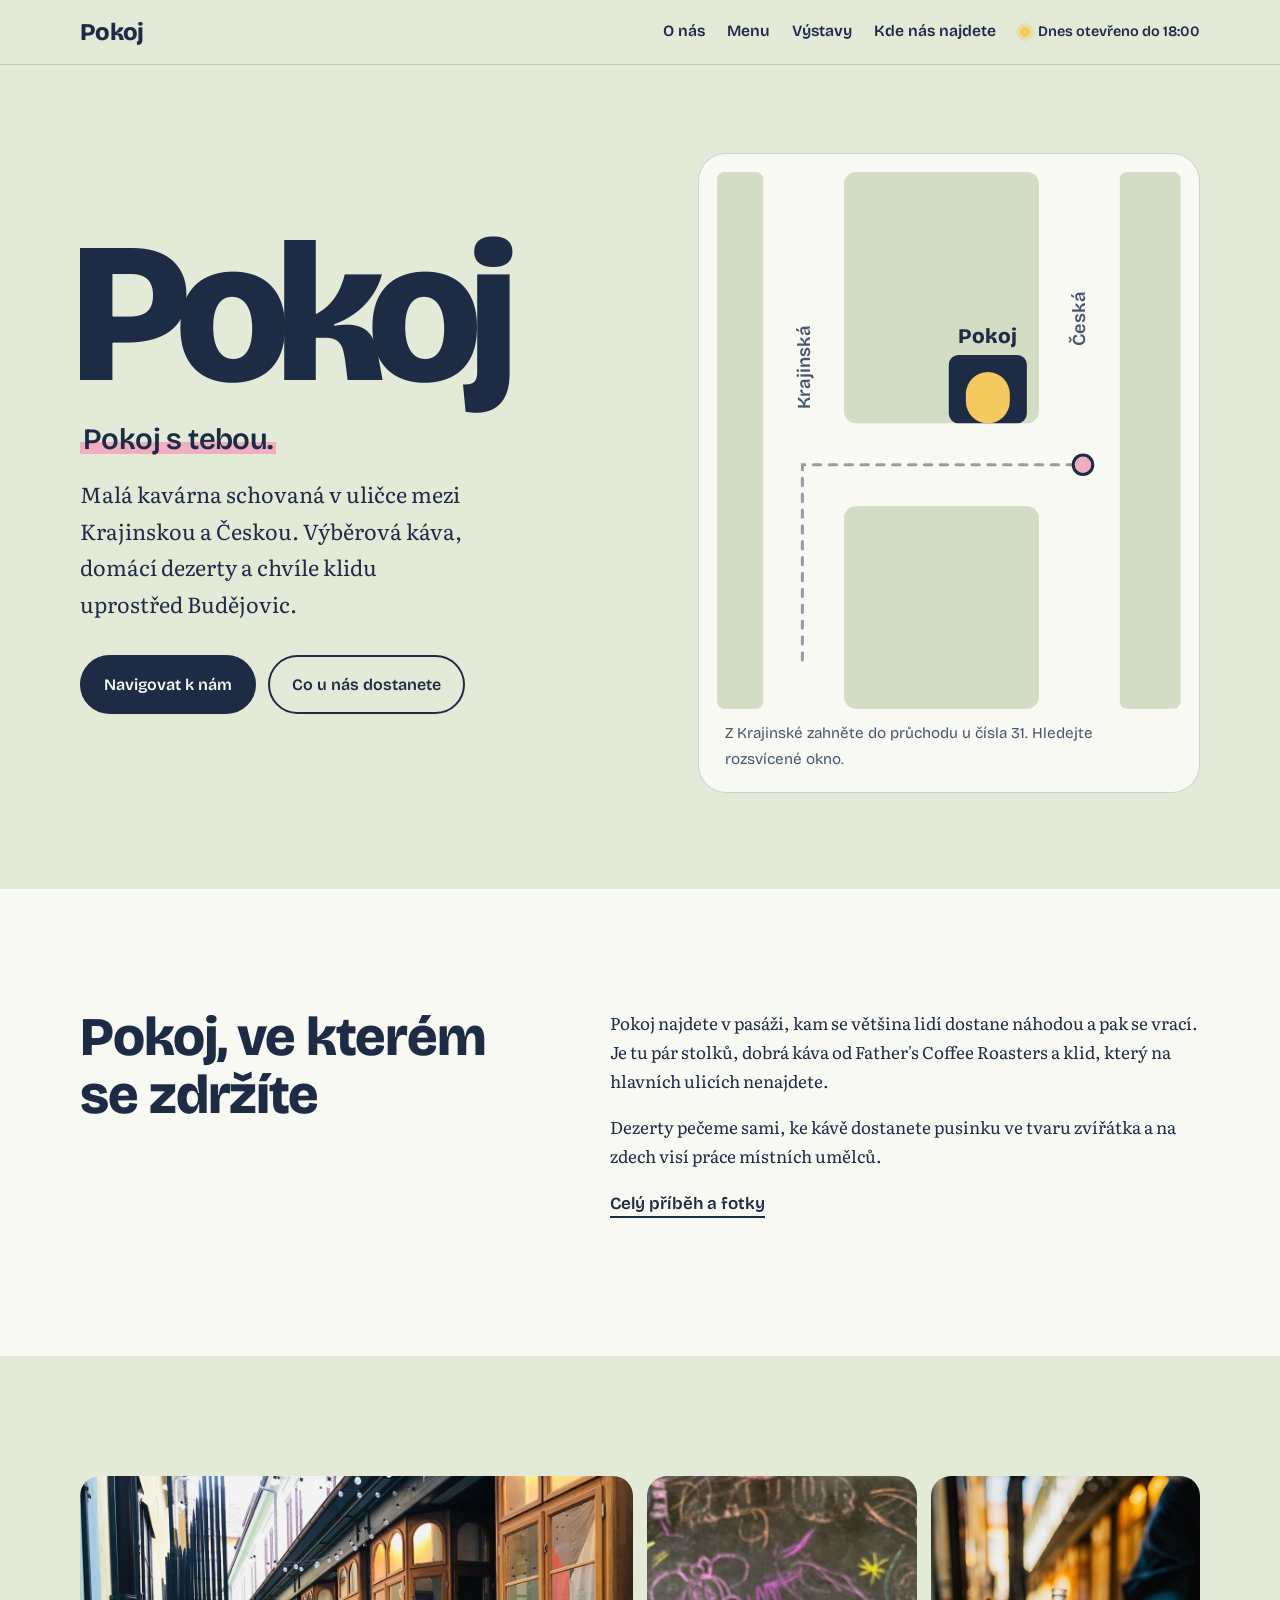
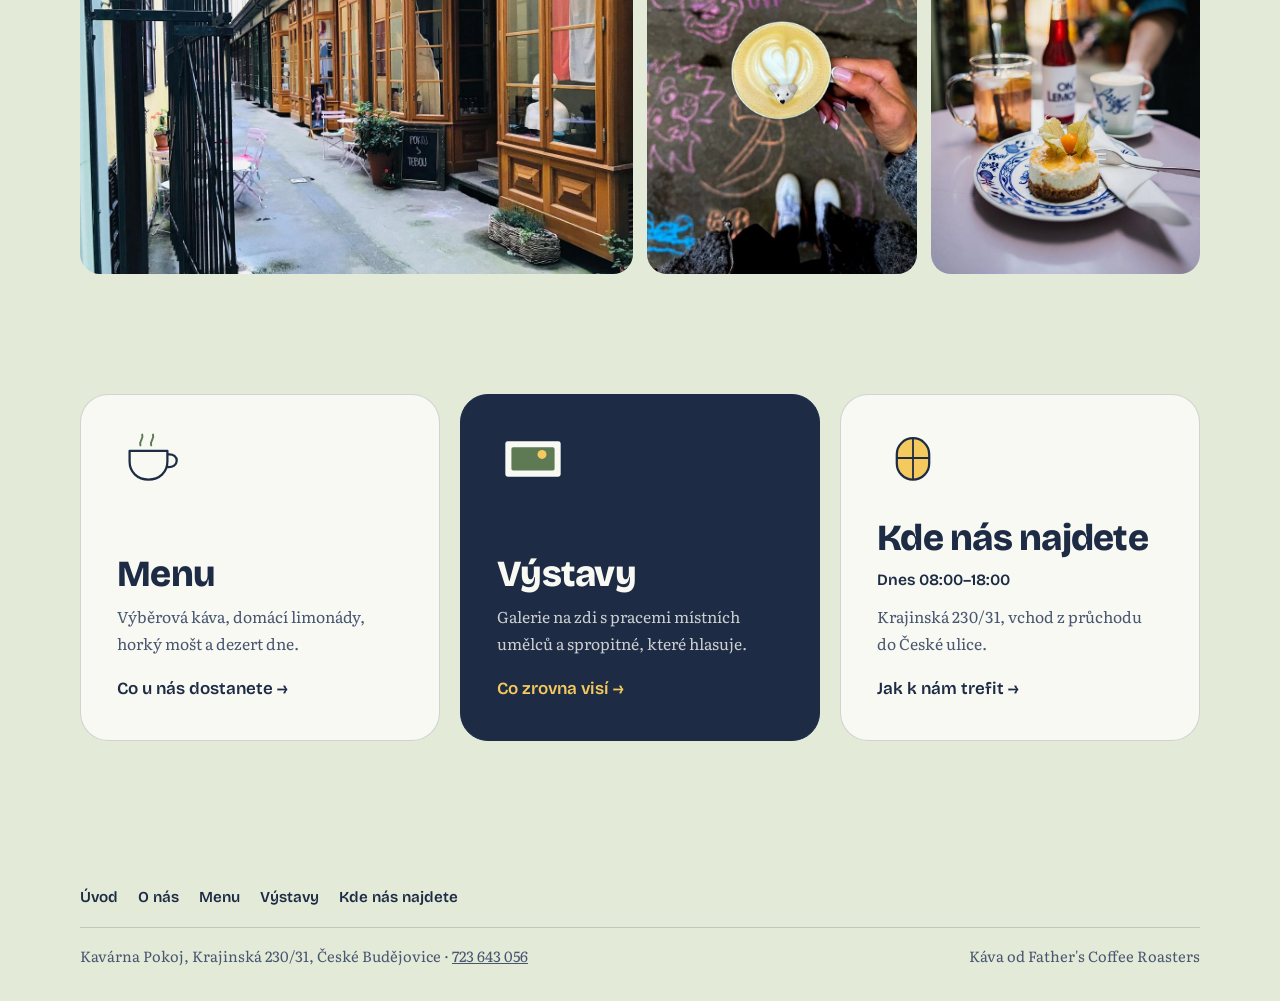
<file: index.html>
<!doctype html>
<html lang="cs">
<head>
<meta charset="utf-8">
<meta name="viewport" content="width=device-width, initial-scale=1">
<title>Kavárna Pokoj · České Budějovice</title>
<meta name="description" content="Malá kavárna schovaná v uličce mezi Krajinskou a Českou v Českých Budějovicích. Výběrová káva od Father's Coffee Roasters, domácí dezerty a limonády.">
<meta property="og:title" content="Kavárna Pokoj · České Budějovice">
<meta property="og:description" content="Malá kavárna schovaná v uličce mezi Krajinskou a Českou v Českých Budějovicích. Výběrová káva od Father's Coffee Roasters, domácí dezerty a limonády.">
<meta property="og:image" content="fotky/pruchod.jpg">
<link rel="icon" href="data:image/svg+xml,%3Csvg xmlns='http://www.w3.org/2000/svg' viewBox='0 0 64 64'%3E%3Crect width='64' height='64' rx='14' fill='%231E2B45'/%3E%3Crect x='20' y='14' width='24' height='36' rx='12' fill='%23F4C95D'/%3E%3C/svg%3E">
<link rel="preconnect" href="https://fonts.googleapis.com">
<link rel="preconnect" href="https://fonts.gstatic.com" crossorigin>
<link href="https://fonts.googleapis.com/css2?family=Bricolage+Grotesque:opsz,wght@12..96,400;12..96,600;12..96,800&amp;family=Literata:ital,opsz,wght@0,7..72,400;0,7..72,500;1,7..72,400&amp;display=swap" rel="stylesheet">
<link rel="stylesheet" href="styl.css">

<!-- Strukturovaná data pro Google (upravit otevírací dobu podle skutečnosti) -->
<script type="application/ld+json">
{
  "@context": "https://schema.org",
  "@type": "CafeOrCoffeeShop",
  "name": "Kavárna Pokoj",
  "address": {
    "@type": "PostalAddress",
    "streetAddress": "Krajinská 230/31",
    "addressLocality": "České Budějovice",
    "postalCode": "370 01",
    "addressCountry": "CZ"
  },
  "telephone": "+420723643056",
  "servesCuisine": "Káva, dezerty",
  "sameAs": ["https://www.facebook.com/pokoj.kavarna/", "https://www.instagram.com/kavarna.pokoj/"]
}
</script>
</head>
<body>
<a class="skip" href="#obsah">Přeskočit na obsah</a>

<header class="top">
  <div class="wrap">
    <a class="brand" href="index.html" aria-current="page">Pokoj</a>
    <nav class="nav" id="nav" aria-label="Hlavní">
      <a href="o-nas.html">O nás</a>
      <a href="menu.html">Menu</a>
      <a href="vystavy.html">Výstavy</a>
      <a href="kontakt.html">Kde nás najdete</a>
    </nav>
    <div class="status" id="status" aria-live="polite"><span class="dot"></span><span id="status-text">Otevírací doba</span></div>
    <button class="nav-toggle" type="button" aria-controls="nav" aria-expanded="false" aria-label="Otevřít navigaci">
      <svg class="bars" viewBox="0 0 20 20" aria-hidden="true"><path d="M2 5h16M2 10h16M2 15h16" stroke="currentColor" stroke-width="2.4" stroke-linecap="round"/></svg>
      <svg class="x" viewBox="0 0 20 20" aria-hidden="true"><path d="M4 4l12 12M16 4L4 16" stroke="currentColor" stroke-width="2.4" stroke-linecap="round"/></svg>
    </button>
  </div>
</header>

<main id="obsah">

<!-- ÚVOD -->
<section class="hero">
  <div class="wrap">
    <div>
      <h1>Pokoj</h1>
      <p class="slogan"><span>Pokoj s tebou.</span></p>
      <p class="lead">Malá kavárna schovaná v uličce mezi Krajinskou a Českou. Výběrová káva, domácí dezerty a chvíle klidu uprostřed Budějovic.</p>
      <div class="actions">
        <a class="btn solid" href="https://www.google.com/maps/dir/?api=1&amp;destination=Kav%C3%A1rna%20Pokoj%2C%20Krajinsk%C3%A1%20230%2F31%2C%20%C4%8Cesk%C3%A9%20Bud%C4%9Bjovice" target="_blank" rel="noopener">Navigovat k nám</a>
        <a class="btn ghost" href="menu.html">Co u nás dostanete</a>
      </div>
    </div>

    <figure class="map-card">
      <svg viewBox="0 0 380 440" role="img" aria-labelledby="mapt">
        <title id="mapt">Mapka: kavárna Pokoj leží v průchodu mezi Krajinskou a Českou ulicí</title>
        <!-- domy -->
        <g fill="#D3DCC5">
          <rect x="0" y="0" width="38" height="440" rx="6"/>
          <rect x="104" y="0" width="160" height="206" rx="10"/>
          <rect x="104" y="274" width="160" height="166" rx="10"/>
          <rect x="330" y="0" width="50" height="440" rx="6"/>
        </g>
        <!-- ulice -->
        <rect x="38" y="0" width="66" height="440" fill="#F7F9F2"/>
        <rect x="264" y="0" width="66" height="440" fill="#F7F9F2"/>
        <!-- průchod -->
        <rect x="104" y="218" width="160" height="44" fill="#F7F9F2"/>
        <g font-family="Bricolage Grotesque, sans-serif" font-weight="600" font-size="15" fill="#4A5670">
          <text transform="translate(76 160) rotate(-90)" text-anchor="middle">Krajinská</text>
          <text transform="translate(302 120) rotate(-90)" text-anchor="middle">Česká</text>
        </g>
        <!-- kavárna -->
        <rect x="190" y="150" width="64" height="56" rx="8" fill="#1E2B45"/>
        <rect id="window" x="204" y="164" width="36" height="42" rx="18" fill="#F4C95D"/>
        <text x="222" y="140" text-anchor="middle" font-family="Bricolage Grotesque, sans-serif" font-weight="800" font-size="17" fill="#1E2B45">Pokoj</text>
        <!-- cesta -->
        <path id="path" d="M 70 400 L 70 240 L 300 240" fill="none" stroke="#1E2B45" stroke-width="2.5" stroke-linecap="round" opacity=".45"/>
        <circle id="walker" r="8" fill="#EFAFC0" stroke="#1E2B45" stroke-width="2.5" cx="0" cy="0" style="offset-distance:100%;offset-path:path('M 70 400 L 70 240 L 300 240')"/>
      </svg>
      <figcaption>Z Krajinské zahněte do průchodu u čísla 31. Hledejte rozsvícené okno.</figcaption>
    </figure>
  </div>
</section>

<!-- O NÁS (krátce) -->
<section class="about">
  <div class="wrap">
    <h2>Pokoj, ve kterém se zdržíte</h2>
    <div>
      <p>Pokoj najdete v pasáži, kam se většina lidí dostane náhodou a pak se vrací. Je tu pár stolků, dobrá káva od Father's Coffee Roasters a klid, který na hlavních ulicích nenajdete.</p>
      <p>Dezerty pečeme sami, ke kávě dostanete pusinku ve tvaru zvířátka a na zdech visí práce místních umělců.</p>
      <p><a class="more" href="o-nas.html">Celý příběh a fotky</a></p>
    </div>
  </div>
</section>

<!-- VÝBĚR FOTEK -->
<section class="gallery" style="padding-top:clamp(64px,10vw,120px)" aria-label="Fotky z kavárny">
  <div class="wrap">
    <div class="grid">
      <img class="photo gA" loading="lazy" width="1200" height="856" style="object-position:50% 60%" alt="Průchod mezi Krajinskou a Českou s dřevěnými výlohami a tabulí „Pokoj s tebou“" src="fotky/pruchod.jpg">
      <img class="photo gB" loading="lazy" width="825" height="1031" style="object-position:50% 40%" alt="Cappuccino s pusinkou ve tvaru pejska" src="fotky/pusinka.jpg">
      <img class="photo gC" loading="lazy" width="900" height="1200" style="object-position:50% 70%" alt="Domácí cheesecake, limonáda a káva na stolku v průchodu" src="fotky/cheesecake.jpg">
    </div>
  </div>
</section>

<!-- ROZCESTNÍK -->
<section class="signpost" aria-label="Kam dál">
  <div class="wrap cards">
    <a class="card" href="menu.html">
      <svg class="meringue" viewBox="0 0 80 60" aria-hidden="true">
            <path d="M14 22 H56 V34 C56 46 47 54 35 54 C23 54 14 46 14 34 Z" fill="#F7F9F2" stroke="#1E2B45" stroke-width="2.5" stroke-linejoin="round"/>
            <path d="M56 26 C70 24 70 42 55 40" fill="none" stroke="#1E2B45" stroke-width="2.5"/>
            <path d="M26 16 C24 11 30 9 28 4 M38 16 C36 11 42 9 40 4" fill="none" stroke="#5E7A55" stroke-width="2.2" stroke-linecap="round"/>
          </svg>
      <h2>Menu</h2>
      <p>Výběrová káva, domácí limonády, horký mošt a dezert dne.</p>
      <span class="go">Co u nás dostanete →</span>
    </a>
    <a class="card dark" href="vystavy.html">
      <svg class="meringue" viewBox="0 0 80 60" aria-hidden="true">
            <rect x="8" y="10" width="64" height="42" rx="4" fill="#F7F9F2" stroke="#1E2B45" stroke-width="2.5"/>
            <rect x="16" y="18" width="48" height="26" rx="2" fill="#5E7A55"/>
            <circle cx="50" cy="26" r="5" fill="#F4C95D"/>
          </svg>
      <h2>Výstavy</h2>
      <p>Galerie na zdi s pracemi místních umělců a spropitné, které hlasuje.</p>
      <span class="go">Co zrovna visí →</span>
    </a>
    <a class="card" href="kontakt.html">
      <svg class="meringue" viewBox="0 0 80 60" aria-hidden="true">
            <rect x="22" y="8" width="36" height="46" rx="18" fill="#F4C95D" stroke="#1E2B45" stroke-width="2.5"/>
            <path d="M40 8 V54 M22 30 H58" stroke="#1E2B45" stroke-width="2"/>
          </svg>
      <h2>Kde nás najdete</h2>
      <p class="today-hours" data-dnes>Otevírací doba</p>
      <p>Krajinská 230/31, vchod z průchodu do České ulice.</p>
      <span class="go">Jak k nám trefit →</span>
    </a>
  </div>
</section>
</main>

<footer>
  <div class="wrap">
    <nav class="foot-nav" aria-label="Patička">
      <a href="index.html">Úvod</a>
      <a href="o-nas.html">O nás</a>
      <a href="menu.html">Menu</a>
      <a href="vystavy.html">Výstavy</a>
      <a href="kontakt.html">Kde nás najdete</a>
    </nav>
    <span>Kavárna Pokoj, Krajinská 230/31, České Budějovice · <a href="tel:+420723643056">723 643 056</a></span>
    <span>Káva od Father's Coffee Roasters</span>
  </div>
</footer>

<script src="hodiny.js"></script>
<script src="navigace.js"></script>
</body>
</html>
</file>
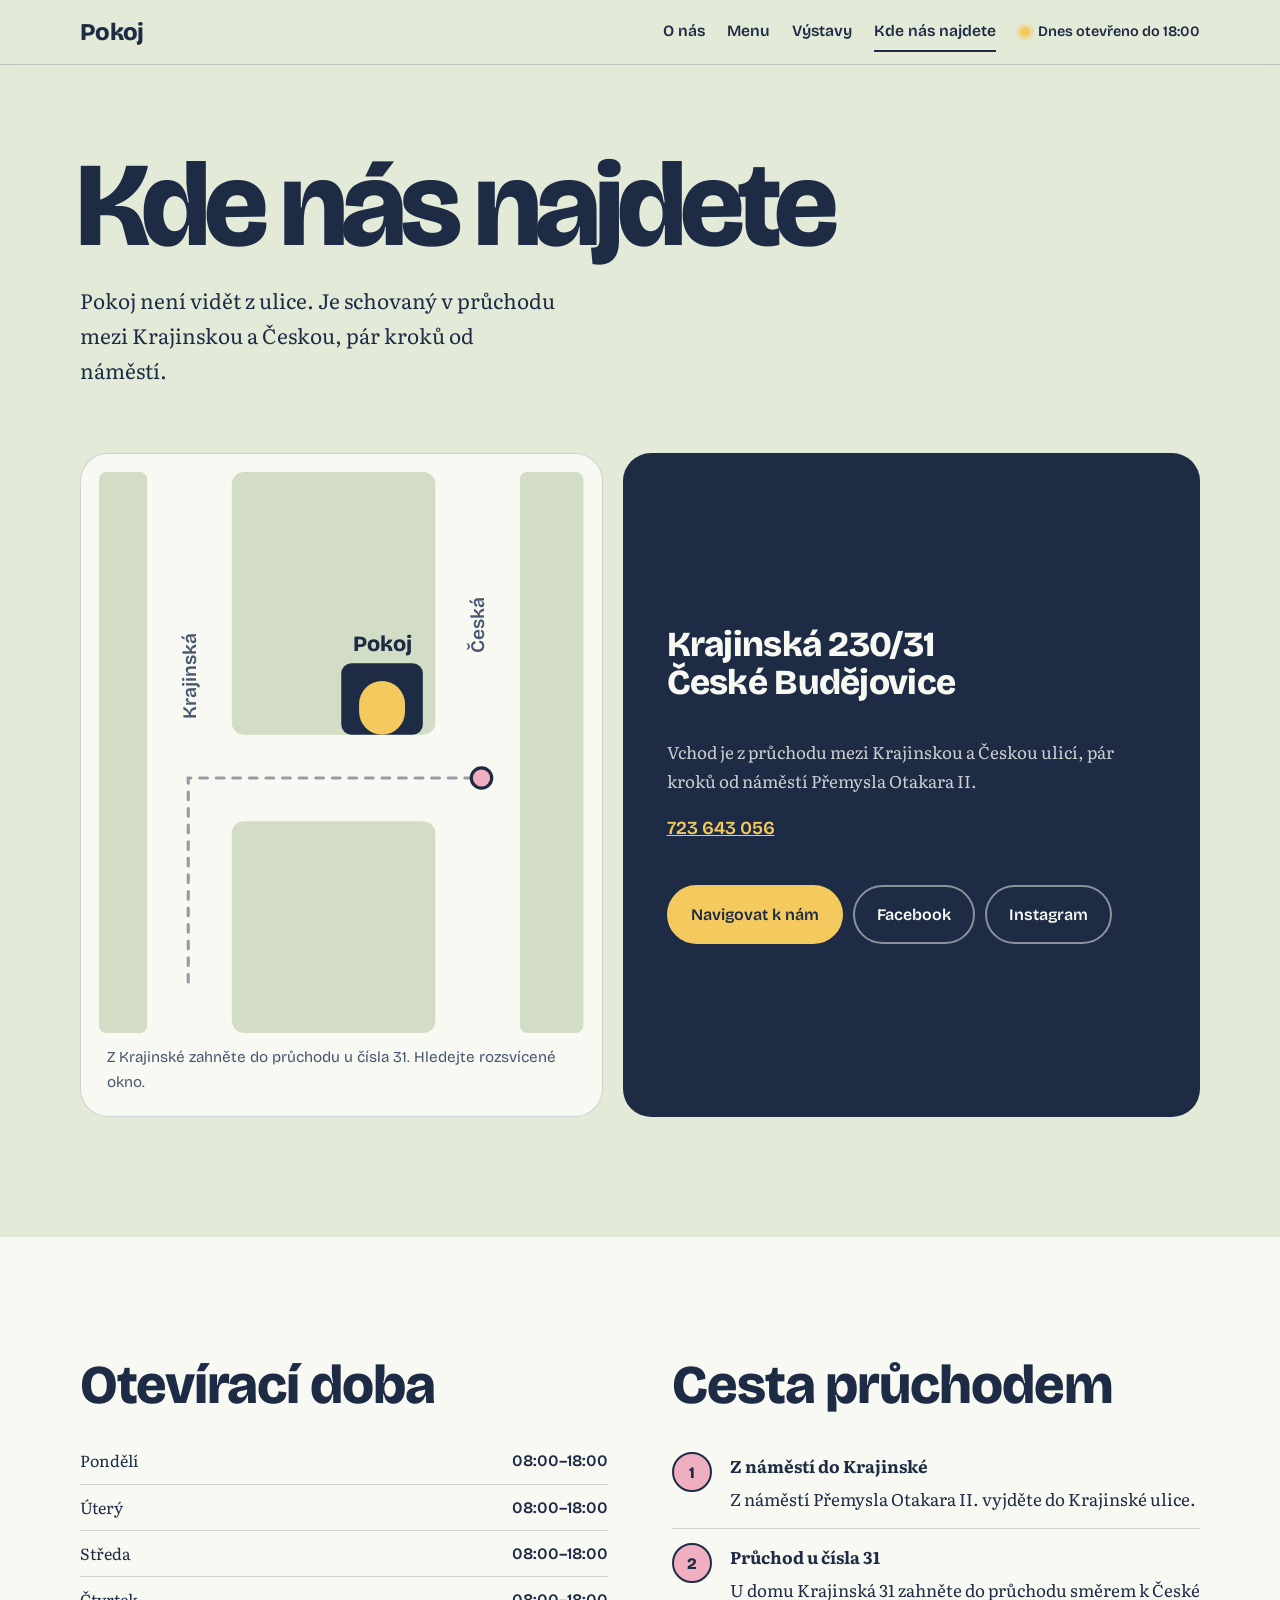
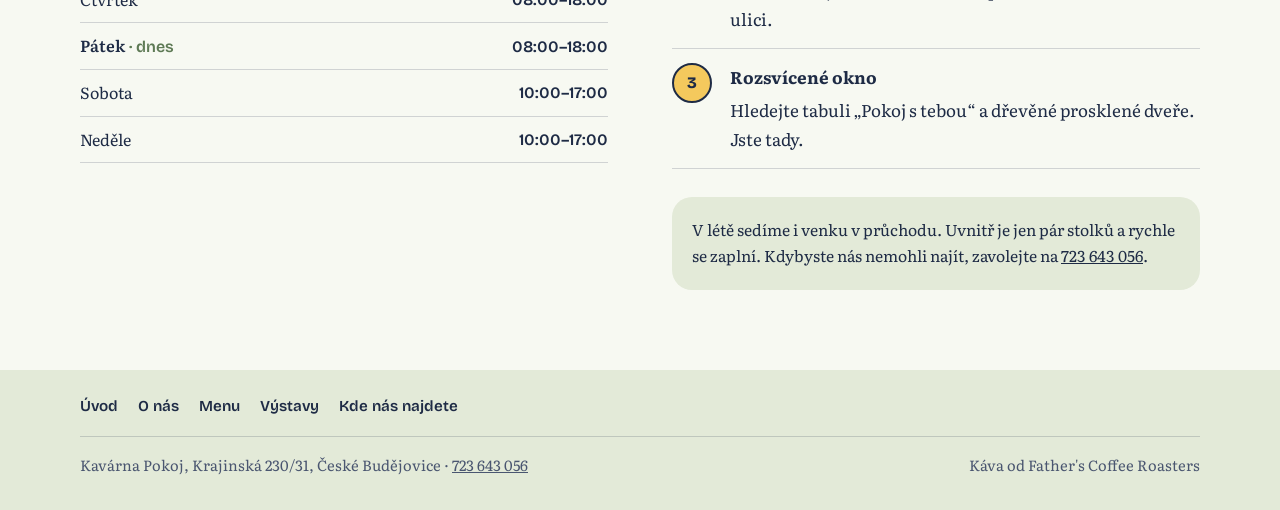
<file: kontakt.html>
<!doctype html>
<html lang="cs">
<head>
<meta charset="utf-8">
<meta name="viewport" content="width=device-width, initial-scale=1">
<title>Kde nás najdete · Kavárna Pokoj</title>
<meta name="description" content="Kavárna Pokoj, Krajinská 230/31, České Budějovice. Vchod z průchodu mezi Krajinskou a Českou ulicí, kousek od náměstí Přemysla Otakara II. Otevírací doba a kontakt.">
<meta property="og:title" content="Kde nás najdete · Kavárna Pokoj">
<meta property="og:description" content="Kavárna Pokoj, Krajinská 230/31, České Budějovice. Vchod z průchodu mezi Krajinskou a Českou ulicí, kousek od náměstí Přemysla Otakara II. Otevírací doba a kontakt.">
<meta property="og:image" content="fotky/pruchod.jpg">
<link rel="icon" href="data:image/svg+xml,%3Csvg xmlns='http://www.w3.org/2000/svg' viewBox='0 0 64 64'%3E%3Crect width='64' height='64' rx='14' fill='%231E2B45'/%3E%3Crect x='20' y='14' width='24' height='36' rx='12' fill='%23F4C95D'/%3E%3C/svg%3E">
<link rel="preconnect" href="https://fonts.googleapis.com">
<link rel="preconnect" href="https://fonts.gstatic.com" crossorigin>
<link href="https://fonts.googleapis.com/css2?family=Bricolage+Grotesque:opsz,wght@12..96,400;12..96,600;12..96,800&amp;family=Literata:ital,opsz,wght@0,7..72,400;0,7..72,500;1,7..72,400&amp;display=swap" rel="stylesheet">
<link rel="stylesheet" href="styl.css">

<!-- Strukturovaná data pro Google (upravit otevírací dobu podle skutečnosti) -->
<script type="application/ld+json">
{
  "@context": "https://schema.org",
  "@type": "CafeOrCoffeeShop",
  "name": "Kavárna Pokoj",
  "address": {
    "@type": "PostalAddress",
    "streetAddress": "Krajinská 230/31",
    "addressLocality": "České Budějovice",
    "postalCode": "370 01",
    "addressCountry": "CZ"
  },
  "telephone": "+420723643056",
  "servesCuisine": "Káva, dezerty",
  "sameAs": ["https://www.facebook.com/pokoj.kavarna/", "https://www.instagram.com/kavarna.pokoj/"]
}
</script>
</head>
<body>
<a class="skip" href="#obsah">Přeskočit na obsah</a>

<header class="top">
  <div class="wrap">
    <a class="brand" href="index.html">Pokoj</a>
    <nav class="nav" id="nav" aria-label="Hlavní">
      <a href="o-nas.html">O nás</a>
      <a href="menu.html">Menu</a>
      <a href="vystavy.html">Výstavy</a>
      <a href="kontakt.html" aria-current="page">Kde nás najdete</a>
    </nav>
    <div class="status" id="status" aria-live="polite"><span class="dot"></span><span id="status-text">Otevírací doba</span></div>
    <button class="nav-toggle" type="button" aria-controls="nav" aria-expanded="false" aria-label="Otevřít navigaci">
      <svg class="bars" viewBox="0 0 20 20" aria-hidden="true"><path d="M2 5h16M2 10h16M2 15h16" stroke="currentColor" stroke-width="2.4" stroke-linecap="round"/></svg>
      <svg class="x" viewBox="0 0 20 20" aria-hidden="true"><path d="M4 4l12 12M16 4L4 16" stroke="currentColor" stroke-width="2.4" stroke-linecap="round"/></svg>
    </button>
  </div>
</header>

<main id="obsah">

<section class="page-head">
  <div class="wrap">
    <h1>Kde nás najdete</h1>
    <p class="lead">Pokoj není vidět z ulice. Je schovaný v průchodu mezi Krajinskou a Českou, pár kroků od náměstí.</p>
  </div>
</section>

<section class="find flush">
  <div class="wrap">
    <figure class="map-card">
      <svg viewBox="0 0 380 440" role="img" aria-labelledby="mapt">
        <title id="mapt">Mapka: kavárna Pokoj leží v průchodu mezi Krajinskou a Českou ulicí</title>
        <!-- domy -->
        <g fill="#D3DCC5">
          <rect x="0" y="0" width="38" height="440" rx="6"/>
          <rect x="104" y="0" width="160" height="206" rx="10"/>
          <rect x="104" y="274" width="160" height="166" rx="10"/>
          <rect x="330" y="0" width="50" height="440" rx="6"/>
        </g>
        <!-- ulice -->
        <rect x="38" y="0" width="66" height="440" fill="#F7F9F2"/>
        <rect x="264" y="0" width="66" height="440" fill="#F7F9F2"/>
        <!-- průchod -->
        <rect x="104" y="218" width="160" height="44" fill="#F7F9F2"/>
        <g font-family="Bricolage Grotesque, sans-serif" font-weight="600" font-size="15" fill="#4A5670">
          <text transform="translate(76 160) rotate(-90)" text-anchor="middle">Krajinská</text>
          <text transform="translate(302 120) rotate(-90)" text-anchor="middle">Česká</text>
        </g>
        <!-- kavárna -->
        <rect x="190" y="150" width="64" height="56" rx="8" fill="#1E2B45"/>
        <rect id="window" x="204" y="164" width="36" height="42" rx="18" fill="#F4C95D"/>
        <text x="222" y="140" text-anchor="middle" font-family="Bricolage Grotesque, sans-serif" font-weight="800" font-size="17" fill="#1E2B45">Pokoj</text>
        <!-- cesta -->
        <path id="path" d="M 70 400 L 70 240 L 300 240" fill="none" stroke="#1E2B45" stroke-width="2.5" stroke-linecap="round" opacity=".45"/>
        <circle id="walker" r="8" fill="#EFAFC0" stroke="#1E2B45" stroke-width="2.5" cx="0" cy="0" style="offset-distance:100%;offset-path:path('M 70 400 L 70 240 L 300 240')"/>
      </svg>
      <figcaption>Z Krajinské zahněte do průchodu u čísla 31. Hledejte rozsvícené okno.</figcaption>
    </figure>
    <div class="place">
      <p class="addr">Krajinská 230/31<br>České Budějovice</p>
      <p>Vchod je z průchodu mezi Krajinskou a Českou ulicí, pár kroků od náměstí Přemysla Otakara II.</p>
      <p class="phone"><a href="tel:+420723643056">723 643 056</a></p>
      <div class="social">
        <a class="btn light" href="https://www.google.com/maps/dir/?api=1&amp;destination=Kav%C3%A1rna%20Pokoj%2C%20Krajinsk%C3%A1%20230%2F31%2C%20%C4%8Cesk%C3%A9%20Bud%C4%9Bjovice" target="_blank" rel="noopener">Navigovat k nám</a>
        <a class="btn outline" href="https://www.facebook.com/pokoj.kavarna/" target="_blank" rel="noopener">Facebook</a>
        <a class="btn outline" href="https://www.instagram.com/kavarna.pokoj/" target="_blank" rel="noopener">Instagram</a><!-- ověřit, že jde o jejich profil -->
      </div>
    </div>
  </div>
</section>

<!-- POZOR: otevírací doba je odhad, ověřit u kavárny a upravit v hodiny.js -->
<section class="visit">
  <div class="wrap">
    <div>
      <h2>Otevírací doba</h2>
      <table class="hours" aria-label="Otevírací doba">
        <tbody id="hours"></tbody>
      </table>
    </div>
    <div>
      <h2>Cesta průchodem</h2>
      <ol class="steps">
        <li><div><strong>Z náměstí do Krajinské</strong><p>Z náměstí Přemysla Otakara II. vyjděte do Krajinské ulice.</p></div></li>
        <li><div><strong>Průchod u čísla 31</strong><p>U domu Krajinská 31 zahněte do průchodu směrem k České ulici.</p></div></li>
        <li><div><strong>Rozsvícené okno</strong><p>Hledejte tabuli „Pokoj s tebou“ a dřevěné prosklené dveře. Jste tady.</p></div></li>
      </ol>
      <div class="how"><p>V létě sedíme i venku v průchodu. Uvnitř je jen pár stolků a rychle se zaplní. Kdybyste nás nemohli najít, zavolejte na <a href="tel:+420723643056">723 643 056</a>.</p></div>
    </div>
  </div>
</section>
</main>

<footer>
  <div class="wrap">
    <nav class="foot-nav" aria-label="Patička">
      <a href="index.html">Úvod</a>
      <a href="o-nas.html">O nás</a>
      <a href="menu.html">Menu</a>
      <a href="vystavy.html">Výstavy</a>
      <a href="kontakt.html" aria-current="page">Kde nás najdete</a>
    </nav>
    <span>Kavárna Pokoj, Krajinská 230/31, České Budějovice · <a href="tel:+420723643056">723 643 056</a></span>
    <span>Káva od Father's Coffee Roasters</span>
  </div>
</footer>

<script src="hodiny.js"></script>
<script src="navigace.js"></script>
</body>
</html>
</file>
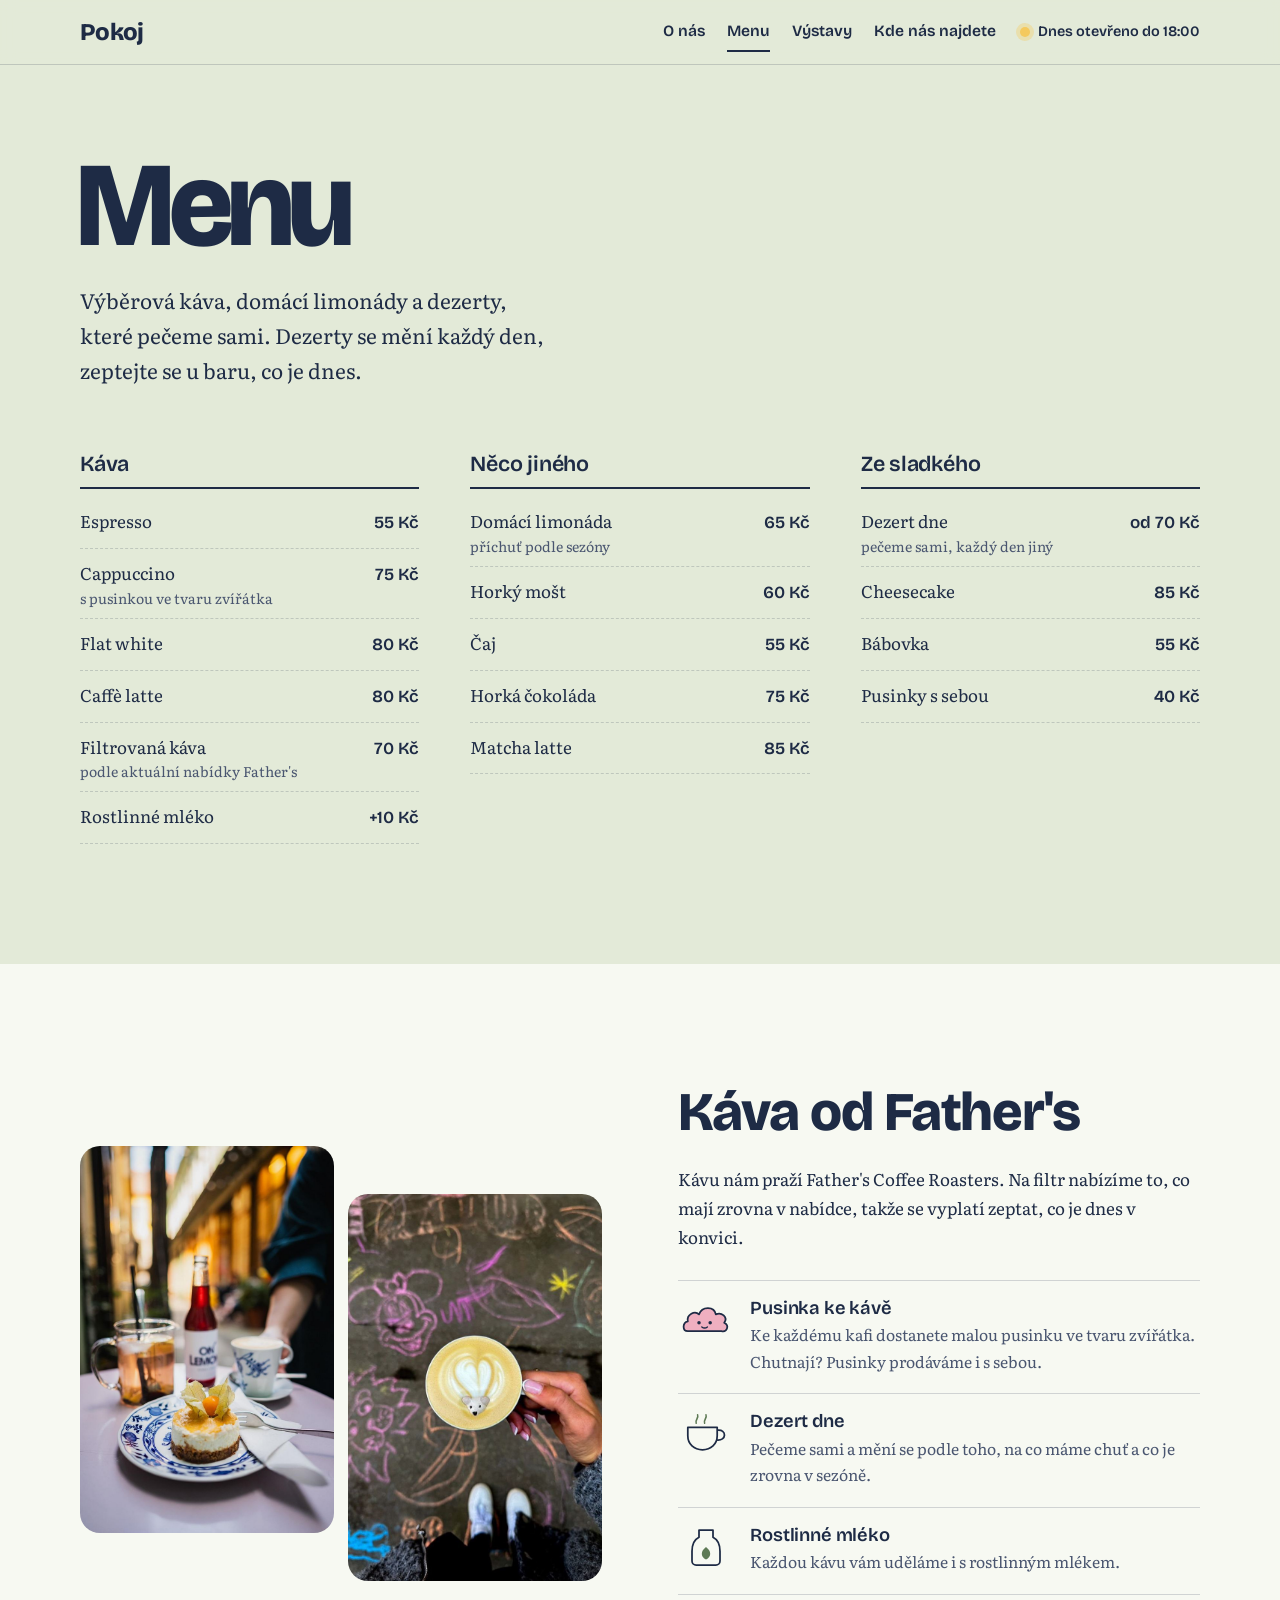
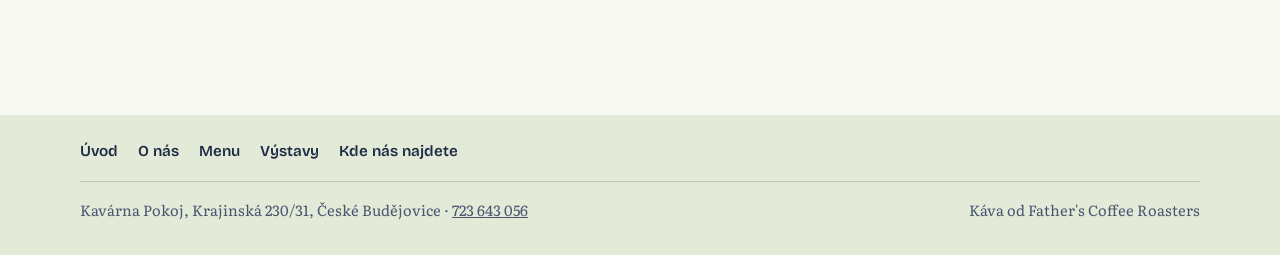
<file: menu.html>
<!doctype html>
<html lang="cs">
<head>
<meta charset="utf-8">
<meta name="viewport" content="width=device-width, initial-scale=1">
<title>Menu · Kavárna Pokoj</title>
<meta name="description" content="Menu kavárny Pokoj v Českých Budějovicích: výběrová káva od Father's Coffee Roasters, domácí limonády, horký mošt a dezerty, které pečeme sami.">
<meta property="og:title" content="Menu · Kavárna Pokoj">
<meta property="og:description" content="Menu kavárny Pokoj v Českých Budějovicích: výběrová káva od Father's Coffee Roasters, domácí limonády, horký mošt a dezerty, které pečeme sami.">
<meta property="og:image" content="fotky/pruchod.jpg">
<link rel="icon" href="data:image/svg+xml,%3Csvg xmlns='http://www.w3.org/2000/svg' viewBox='0 0 64 64'%3E%3Crect width='64' height='64' rx='14' fill='%231E2B45'/%3E%3Crect x='20' y='14' width='24' height='36' rx='12' fill='%23F4C95D'/%3E%3C/svg%3E">
<link rel="preconnect" href="https://fonts.googleapis.com">
<link rel="preconnect" href="https://fonts.gstatic.com" crossorigin>
<link href="https://fonts.googleapis.com/css2?family=Bricolage+Grotesque:opsz,wght@12..96,400;12..96,600;12..96,800&amp;family=Literata:ital,opsz,wght@0,7..72,400;0,7..72,500;1,7..72,400&amp;display=swap" rel="stylesheet">
<link rel="stylesheet" href="styl.css">

<!-- Strukturovaná data pro Google (upravit otevírací dobu podle skutečnosti) -->
<script type="application/ld+json">
{
  "@context": "https://schema.org",
  "@type": "CafeOrCoffeeShop",
  "name": "Kavárna Pokoj",
  "address": {
    "@type": "PostalAddress",
    "streetAddress": "Krajinská 230/31",
    "addressLocality": "České Budějovice",
    "postalCode": "370 01",
    "addressCountry": "CZ"
  },
  "telephone": "+420723643056",
  "servesCuisine": "Káva, dezerty",
  "sameAs": ["https://www.facebook.com/pokoj.kavarna/", "https://www.instagram.com/kavarna.pokoj/"]
}
</script>
</head>
<body>
<a class="skip" href="#obsah">Přeskočit na obsah</a>

<header class="top">
  <div class="wrap">
    <a class="brand" href="index.html">Pokoj</a>
    <nav class="nav" id="nav" aria-label="Hlavní">
      <a href="o-nas.html">O nás</a>
      <a href="menu.html" aria-current="page">Menu</a>
      <a href="vystavy.html">Výstavy</a>
      <a href="kontakt.html">Kde nás najdete</a>
    </nav>
    <div class="status" id="status" aria-live="polite"><span class="dot"></span><span id="status-text">Otevírací doba</span></div>
    <button class="nav-toggle" type="button" aria-controls="nav" aria-expanded="false" aria-label="Otevřít navigaci">
      <svg class="bars" viewBox="0 0 20 20" aria-hidden="true"><path d="M2 5h16M2 10h16M2 15h16" stroke="currentColor" stroke-width="2.4" stroke-linecap="round"/></svg>
      <svg class="x" viewBox="0 0 20 20" aria-hidden="true"><path d="M4 4l12 12M16 4L4 16" stroke="currentColor" stroke-width="2.4" stroke-linecap="round"/></svg>
    </button>
  </div>
</header>

<main id="obsah">

<section class="page-head">
  <div class="wrap">
    <h1>Menu</h1>
    <p class="lead">Výběrová káva, domácí limonády a dezerty, které pečeme sami. Dezerty se mění každý den, zeptejte se u baru, co je dnes.</p>
  </div>
</section>

<!-- POZOR: položky a ceny jsou ukázkové, nahradit skutečným menu kavárny -->
<section class="menu flush">
  <div class="wrap">
    <div class="cols">
      <div>
        <h3>Káva</h3>
        <div class="item"><span>Espresso</span><span class="price">55 Kč</span></div>
        <div class="item"><span>Cappuccino<small>s pusinkou ve tvaru zvířátka</small></span><span class="price">75 Kč</span></div>
        <div class="item"><span>Flat white</span><span class="price">80 Kč</span></div>
        <div class="item"><span>Caffè latte</span><span class="price">80 Kč</span></div>
        <div class="item"><span>Filtrovaná káva<small>podle aktuální nabídky Father's</small></span><span class="price">70 Kč</span></div>
        <div class="item"><span>Rostlinné mléko</span><span class="price">+10 Kč</span></div>
      </div>
      <div>
        <h3>Něco jiného</h3>
        <div class="item"><span>Domácí limonáda<small>příchuť podle sezóny</small></span><span class="price">65 Kč</span></div>
        <div class="item"><span>Horký mošt</span><span class="price">60 Kč</span></div>
        <div class="item"><span>Čaj</span><span class="price">55 Kč</span></div>
        <div class="item"><span>Horká čokoláda</span><span class="price">75 Kč</span></div>
        <div class="item"><span>Matcha latte</span><span class="price">85 Kč</span></div>
      </div>
      <div>
        <h3>Ze sladkého</h3>
        <div class="item"><span>Dezert dne<small>pečeme sami, každý den jiný</small></span><span class="price">od 70 Kč</span></div>
        <div class="item"><span>Cheesecake</span><span class="price">85 Kč</span></div>
        <div class="item"><span>Bábovka</span><span class="price">55 Kč</span></div>
        <div class="item"><span>Pusinky s sebou</span><span class="price">40 Kč</span></div>
      </div>
    </div>
  </div>
</section>

<!-- FATHER'S + POZNÁMKY -->
<section class="roast">
  <div class="wrap">
    <div class="pics">
      <img class="photo " loading="lazy" width="900" height="1200" style="object-position:50% 70%" alt="Domácí cheesecake, limonáda a káva na stolku v průchodu" src="fotky/cheesecake.jpg">
      <img class="photo " loading="lazy" width="825" height="1031" style="object-position:50% 40%" alt="Cappuccino s pusinkou ve tvaru pejska" src="fotky/pusinka.jpg">
    </div>
    <div>
      <h2>Káva od Father's</h2>
      <p>Kávu nám praží Father's Coffee Roasters. Na filtr nabízíme to, co mají zrovna v nabídce, takže se vyplatí zeptat, co je dnes v konvici.</p>
      <div class="notes">
        <div class="note">
          <svg viewBox="0 0 80 60" aria-hidden="true">
            <path d="M14 46 C6 46 6 34 14 32 C12 22 24 16 30 22 C34 10 52 10 54 22 C62 18 72 26 66 34 C74 38 70 48 62 46 Z" fill="#EFAFC0" stroke="#1E2B45" stroke-width="2.5" stroke-linejoin="round"/>
            <circle cx="30" cy="34" r="2.5" fill="#1E2B45"/><circle cx="46" cy="34" r="2.5" fill="#1E2B45"/>
            <path d="M34 40 Q38 43 42 40" fill="none" stroke="#1E2B45" stroke-width="2" stroke-linecap="round"/>
          </svg>
          <div><h3>Pusinka ke kávě</h3><p>Ke každému kafi dostanete malou pusinku ve tvaru zvířátka. Chutnají? Pusinky prodáváme i s sebou.</p></div>
        </div>
        <div class="note">
          <svg viewBox="0 0 80 60" aria-hidden="true">
            <path d="M14 22 H56 V34 C56 46 47 54 35 54 C23 54 14 46 14 34 Z" fill="#F7F9F2" stroke="#1E2B45" stroke-width="2.5" stroke-linejoin="round"/>
            <path d="M56 26 C70 24 70 42 55 40" fill="none" stroke="#1E2B45" stroke-width="2.5"/>
            <path d="M26 16 C24 11 30 9 28 4 M38 16 C36 11 42 9 40 4" fill="none" stroke="#5E7A55" stroke-width="2.2" stroke-linecap="round"/>
          </svg>
          <div><h3>Dezert dne</h3><p>Pečeme sami a mění se podle toho, na co máme chuť a co je zrovna v sezóně.</p></div>
        </div>
        <div class="note">
          <svg viewBox="0 0 80 60" aria-hidden="true"><path d="M30 6 h20 v10 c8 4 10 12 10 20 v14 a6 6 0 0 1 -6 6 h-28 a6 6 0 0 1 -6 -6 v-14 c0 -8 2 -16 10 -20 z" fill="#F7F9F2" stroke="#1E2B45" stroke-width="2.5" stroke-linejoin="round"/><path d="M40 30 c-8 6 -8 14 0 18 c8 -4 8 -12 0 -18 z" fill="#5E7A55"/></svg>
          <div><h3>Rostlinné mléko</h3><p>Každou kávu vám uděláme i s rostlinným mlékem.</p></div>
        </div>
      </div>
    </div>
  </div>
</section>
</main>

<footer>
  <div class="wrap">
    <nav class="foot-nav" aria-label="Patička">
      <a href="index.html">Úvod</a>
      <a href="o-nas.html">O nás</a>
      <a href="menu.html" aria-current="page">Menu</a>
      <a href="vystavy.html">Výstavy</a>
      <a href="kontakt.html">Kde nás najdete</a>
    </nav>
    <span>Kavárna Pokoj, Krajinská 230/31, České Budějovice · <a href="tel:+420723643056">723 643 056</a></span>
    <span>Káva od Father's Coffee Roasters</span>
  </div>
</footer>

<script src="hodiny.js"></script>
<script src="navigace.js"></script>
</body>
</html>
</file>
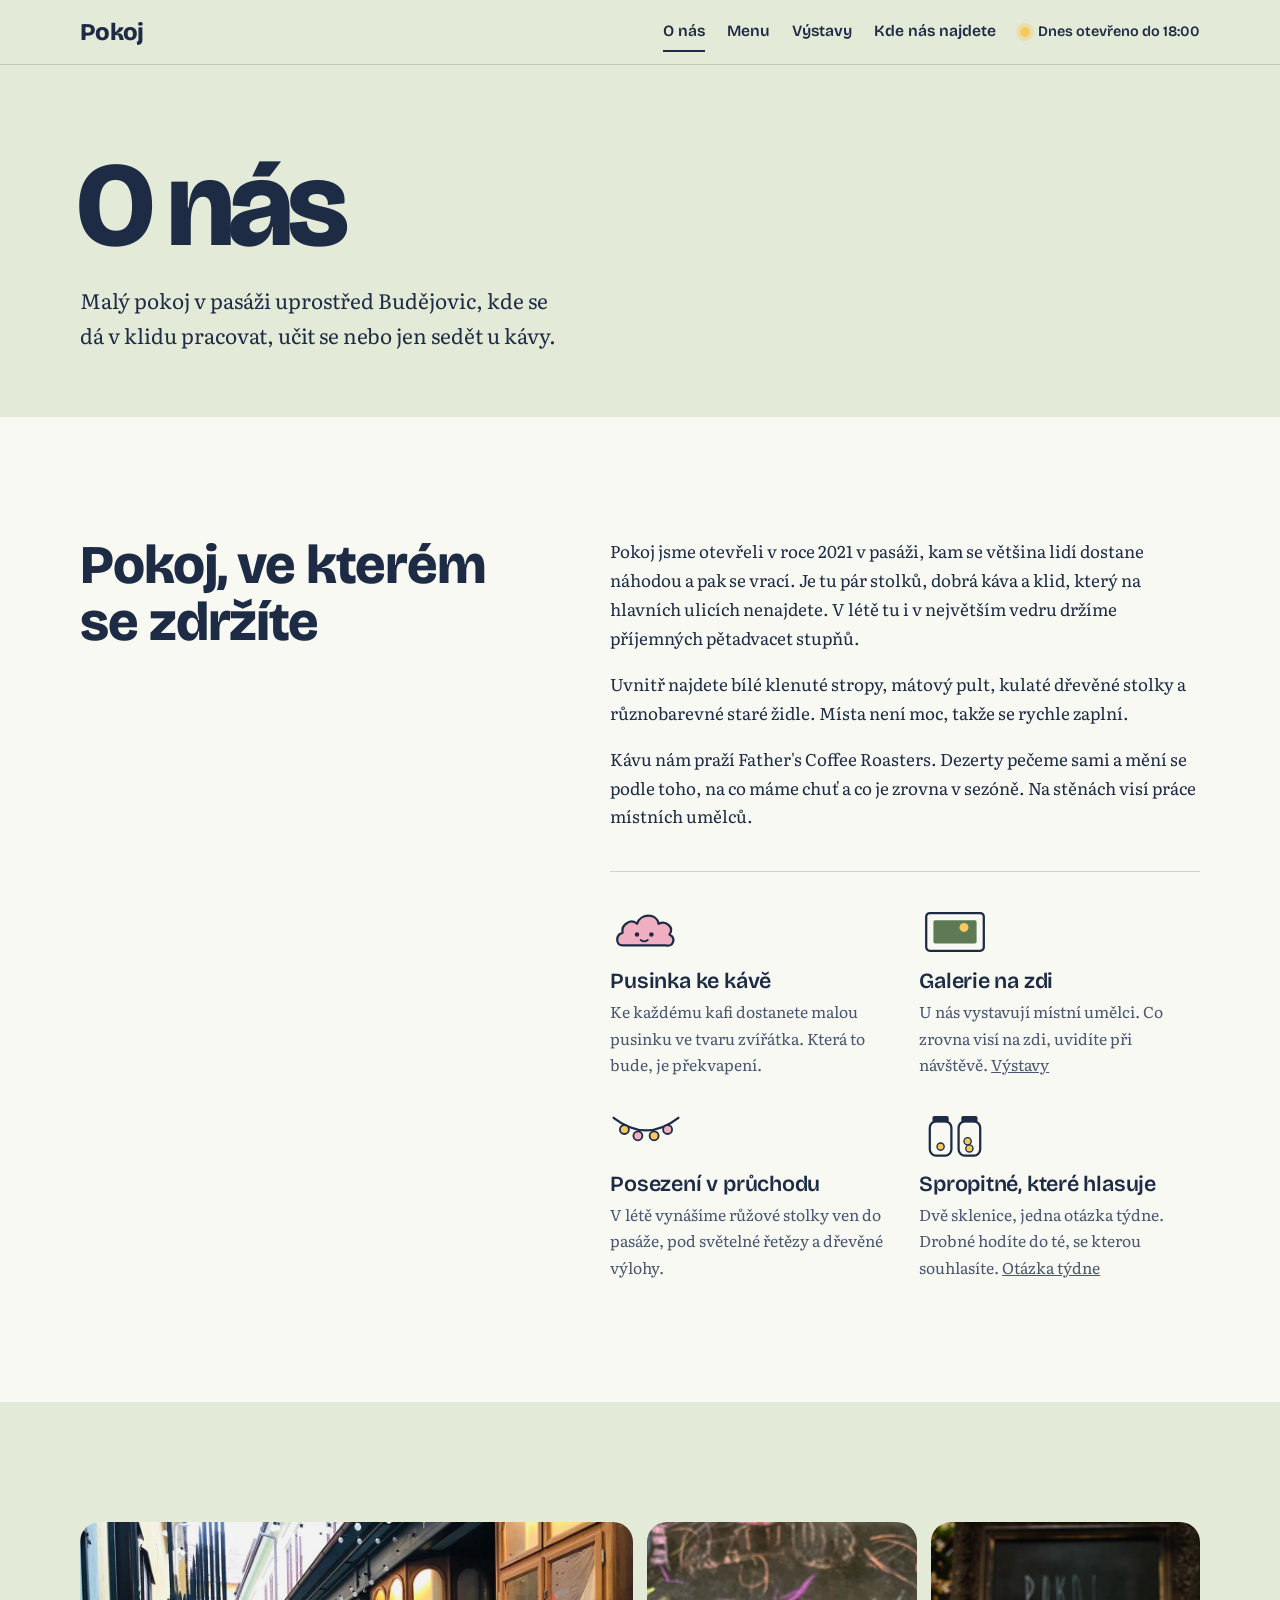
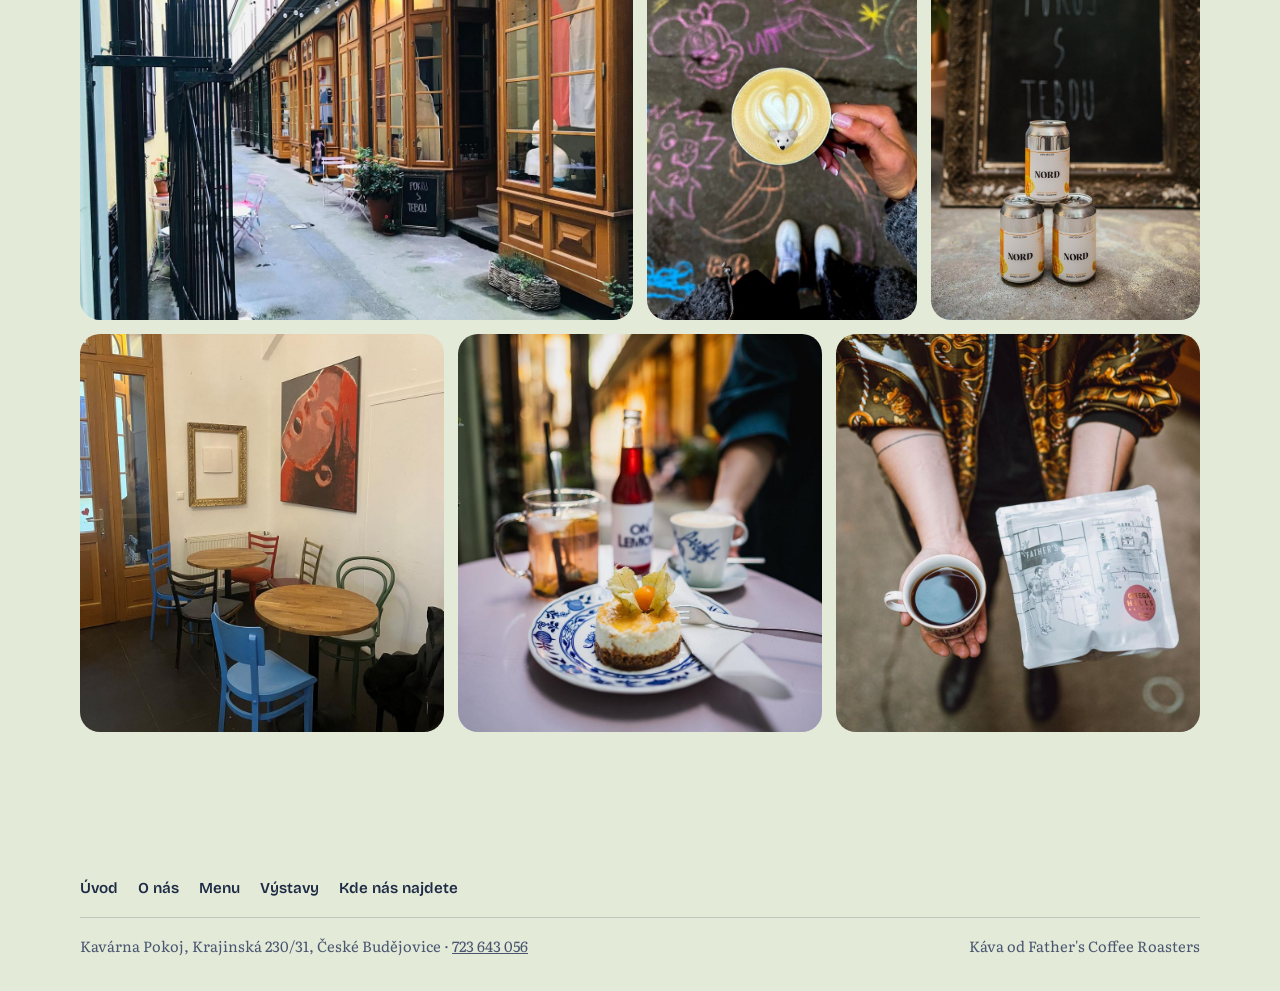
<file: o-nas.html>
<!doctype html>
<html lang="cs">
<head>
<meta charset="utf-8">
<meta name="viewport" content="width=device-width, initial-scale=1">
<title>O nás · Kavárna Pokoj</title>
<meta name="description" content="Kavárna Pokoj: malý útulný prostor v pasáži mezi Krajinskou a Českou v Českých Budějovicích. Káva od Father's, domácí dezerty, pusinky ke kávě a výstavy místních umělců.">
<meta property="og:title" content="O nás · Kavárna Pokoj">
<meta property="og:description" content="Kavárna Pokoj: malý útulný prostor v pasáži mezi Krajinskou a Českou v Českých Budějovicích. Káva od Father's, domácí dezerty, pusinky ke kávě a výstavy místních umělců.">
<meta property="og:image" content="fotky/pruchod.jpg">
<link rel="icon" href="data:image/svg+xml,%3Csvg xmlns='http://www.w3.org/2000/svg' viewBox='0 0 64 64'%3E%3Crect width='64' height='64' rx='14' fill='%231E2B45'/%3E%3Crect x='20' y='14' width='24' height='36' rx='12' fill='%23F4C95D'/%3E%3C/svg%3E">
<link rel="preconnect" href="https://fonts.googleapis.com">
<link rel="preconnect" href="https://fonts.gstatic.com" crossorigin>
<link href="https://fonts.googleapis.com/css2?family=Bricolage+Grotesque:opsz,wght@12..96,400;12..96,600;12..96,800&amp;family=Literata:ital,opsz,wght@0,7..72,400;0,7..72,500;1,7..72,400&amp;display=swap" rel="stylesheet">
<link rel="stylesheet" href="styl.css">

<!-- Strukturovaná data pro Google (upravit otevírací dobu podle skutečnosti) -->
<script type="application/ld+json">
{
  "@context": "https://schema.org",
  "@type": "CafeOrCoffeeShop",
  "name": "Kavárna Pokoj",
  "address": {
    "@type": "PostalAddress",
    "streetAddress": "Krajinská 230/31",
    "addressLocality": "České Budějovice",
    "postalCode": "370 01",
    "addressCountry": "CZ"
  },
  "telephone": "+420723643056",
  "servesCuisine": "Káva, dezerty",
  "sameAs": ["https://www.facebook.com/pokoj.kavarna/", "https://www.instagram.com/kavarna.pokoj/"]
}
</script>
</head>
<body>
<a class="skip" href="#obsah">Přeskočit na obsah</a>

<header class="top">
  <div class="wrap">
    <a class="brand" href="index.html">Pokoj</a>
    <nav class="nav" id="nav" aria-label="Hlavní">
      <a href="o-nas.html" aria-current="page">O nás</a>
      <a href="menu.html">Menu</a>
      <a href="vystavy.html">Výstavy</a>
      <a href="kontakt.html">Kde nás najdete</a>
    </nav>
    <div class="status" id="status" aria-live="polite"><span class="dot"></span><span id="status-text">Otevírací doba</span></div>
    <button class="nav-toggle" type="button" aria-controls="nav" aria-expanded="false" aria-label="Otevřít navigaci">
      <svg class="bars" viewBox="0 0 20 20" aria-hidden="true"><path d="M2 5h16M2 10h16M2 15h16" stroke="currentColor" stroke-width="2.4" stroke-linecap="round"/></svg>
      <svg class="x" viewBox="0 0 20 20" aria-hidden="true"><path d="M4 4l12 12M16 4L4 16" stroke="currentColor" stroke-width="2.4" stroke-linecap="round"/></svg>
    </button>
  </div>
</header>

<main id="obsah">

<section class="page-head">
  <div class="wrap">
    <h1>O nás</h1>
    <p class="lead">Malý pokoj v pasáži uprostřed Budějovic, kde se dá v klidu pracovat, učit se nebo jen sedět u kávy.</p>
  </div>
</section>

<section class="about">
  <div class="wrap">
    <h2>Pokoj, ve kterém se zdržíte</h2>
    <div>
      <!-- POZOR: rok 2021 je odvozený z rejstříku adres, ověřit u majitelky -->
      <p>Pokoj jsme otevřeli v roce 2021 v pasáži, kam se většina lidí dostane náhodou a pak se vrací. Je tu pár stolků, dobrá káva a klid, který na hlavních ulicích nenajdete. V létě tu i v největším vedru držíme příjemných pětadvacet stupňů.</p>
      <!-- Se svolením majitelky lze doplnit: „Pokoj vede Micka, …“ -->
      <p>Uvnitř najdete bílé klenuté stropy, mátový pult, kulaté dřevěné stolky a různobarevné staré židle. Místa není moc, takže se rychle zaplní.</p>
      <p>Kávu nám praží Father's Coffee Roasters. Dezerty pečeme sami a mění se podle toho, na co máme chuť a co je zrovna v sezóně. Na stěnách visí práce místních umělců.</p>
      <div class="facts">
        <div>
          <svg class="meringue" viewBox="0 0 80 60" aria-hidden="true">
            <path d="M14 46 C6 46 6 34 14 32 C12 22 24 16 30 22 C34 10 52 10 54 22 C62 18 72 26 66 34 C74 38 70 48 62 46 Z" fill="#EFAFC0" stroke="#1E2B45" stroke-width="2.5" stroke-linejoin="round"/>
            <circle cx="30" cy="34" r="2.5" fill="#1E2B45"/><circle cx="46" cy="34" r="2.5" fill="#1E2B45"/>
            <path d="M34 40 Q38 43 42 40" fill="none" stroke="#1E2B45" stroke-width="2" stroke-linecap="round"/>
          </svg>
          <h3>Pusinka ke kávě</h3>
          <p>Ke každému kafi dostanete malou pusinku ve tvaru zvířátka. Která to bude, je překvapení.</p>
        </div>
        <div>
          <svg class="meringue" viewBox="0 0 80 60" aria-hidden="true">
            <rect x="8" y="10" width="64" height="42" rx="4" fill="#F7F9F2" stroke="#1E2B45" stroke-width="2.5"/>
            <rect x="16" y="18" width="48" height="26" rx="2" fill="#5E7A55"/>
            <circle cx="50" cy="26" r="5" fill="#F4C95D"/>
          </svg>
          <h3>Galerie na zdi</h3>
          <p>U nás vystavují místní umělci. Co zrovna visí na zdi, uvidíte při návštěvě. <a href="vystavy.html">Výstavy</a></p>
        </div>
        <div>
          <svg class="meringue" viewBox="0 0 80 60" aria-hidden="true">
            <path d="M4 12 Q40 40 76 12" fill="none" stroke="#1E2B45" stroke-width="2.5" stroke-linecap="round"/>
            <g stroke="#1E2B45" stroke-width="2"><circle cx="16" cy="25" r="5" fill="#F4C95D"/><circle cx="31" cy="32" r="5" fill="#EFAFC0"/><circle cx="49" cy="32" r="5" fill="#F4C95D"/><circle cx="64" cy="25" r="5" fill="#EFAFC0"/></g>
          </svg>
          <h3>Posezení v průchodu</h3>
          <p>V létě vynášíme růžové stolky ven do pasáže, pod světelné řetězy a dřevěné výlohy.</p>
        </div>
        <div>
          <svg class="meringue" viewBox="0 0 80 60" aria-hidden="true">
            <rect x="12" y="16" width="24" height="38" rx="7" fill="#F7F9F2" stroke="#1E2B45" stroke-width="2.5"/><rect x="15" y="10" width="18" height="7" rx="2" fill="#1E2B45"/>
            <rect x="44" y="16" width="24" height="38" rx="7" fill="#F7F9F2" stroke="#1E2B45" stroke-width="2.5"/><rect x="47" y="10" width="18" height="7" rx="2" fill="#1E2B45"/>
            <circle cx="24" cy="44" r="4" fill="#F4C95D" stroke="#1E2B45" stroke-width="1.5"/><circle cx="56" cy="46" r="4" fill="#F4C95D" stroke="#1E2B45" stroke-width="1.5"/><circle cx="54" cy="38" r="4" fill="#F4C95D" stroke="#1E2B45" stroke-width="1.5"/>
          </svg>
          <h3>Spropitné, které hlasuje</h3>
          <p>Dvě sklenice, jedna otázka týdne. Drobné hodíte do té, se kterou souhlasíte. <a href="vystavy.html#otazka">Otázka týdne</a></p>
        </div>
      </div>
    </div>
  </div>
</section>

<!-- GALERIE -->
<section class="gallery" style="padding-top:clamp(64px,10vw,120px)" aria-label="Fotky z kavárny">
  <div class="wrap">
    <div class="grid">
      <img class="photo gA" loading="lazy" width="1200" height="856" style="object-position:50% 60%" alt="Průchod mezi Krajinskou a Českou s dřevěnými výlohami a tabulí „Pokoj s tebou“" src="fotky/pruchod.jpg">
      <img class="photo gB" loading="lazy" width="825" height="1031" style="object-position:50% 40%" alt="Cappuccino s pusinkou ve tvaru pejska" src="fotky/pusinka.jpg">
      <img class="photo gC" loading="lazy" width="900" height="1200" style="object-position:50% 60%" alt="Tabule „Pokoj s tebou“ před kavárnou" src="fotky/tabule.jpg">
      <img class="photo gD" loading="lazy" width="900" height="1200" style="object-position:50% 50%" alt="Interiér kavárny s barevnými židlemi a obrazem na zdi" src="fotky/interier.jpg">
      <img class="photo gE" loading="lazy" width="900" height="1200" style="object-position:50% 70%" alt="Domácí cheesecake, limonáda a káva na stolku v průchodu" src="fotky/cheesecake.jpg">
      <img class="photo gF" loading="lazy" width="900" height="1200" style="object-position:50% 55%" alt="Filtrovaná káva a balíček kávy od Father's Coffee Roasters" src="fotky/fathers.jpg">
    </div>
  </div>
</section>
</main>

<footer>
  <div class="wrap">
    <nav class="foot-nav" aria-label="Patička">
      <a href="index.html">Úvod</a>
      <a href="o-nas.html" aria-current="page">O nás</a>
      <a href="menu.html">Menu</a>
      <a href="vystavy.html">Výstavy</a>
      <a href="kontakt.html">Kde nás najdete</a>
    </nav>
    <span>Kavárna Pokoj, Krajinská 230/31, České Budějovice · <a href="tel:+420723643056">723 643 056</a></span>
    <span>Káva od Father's Coffee Roasters</span>
  </div>
</footer>

<script src="hodiny.js"></script>
<script src="navigace.js"></script>
</body>
</html>
</file>
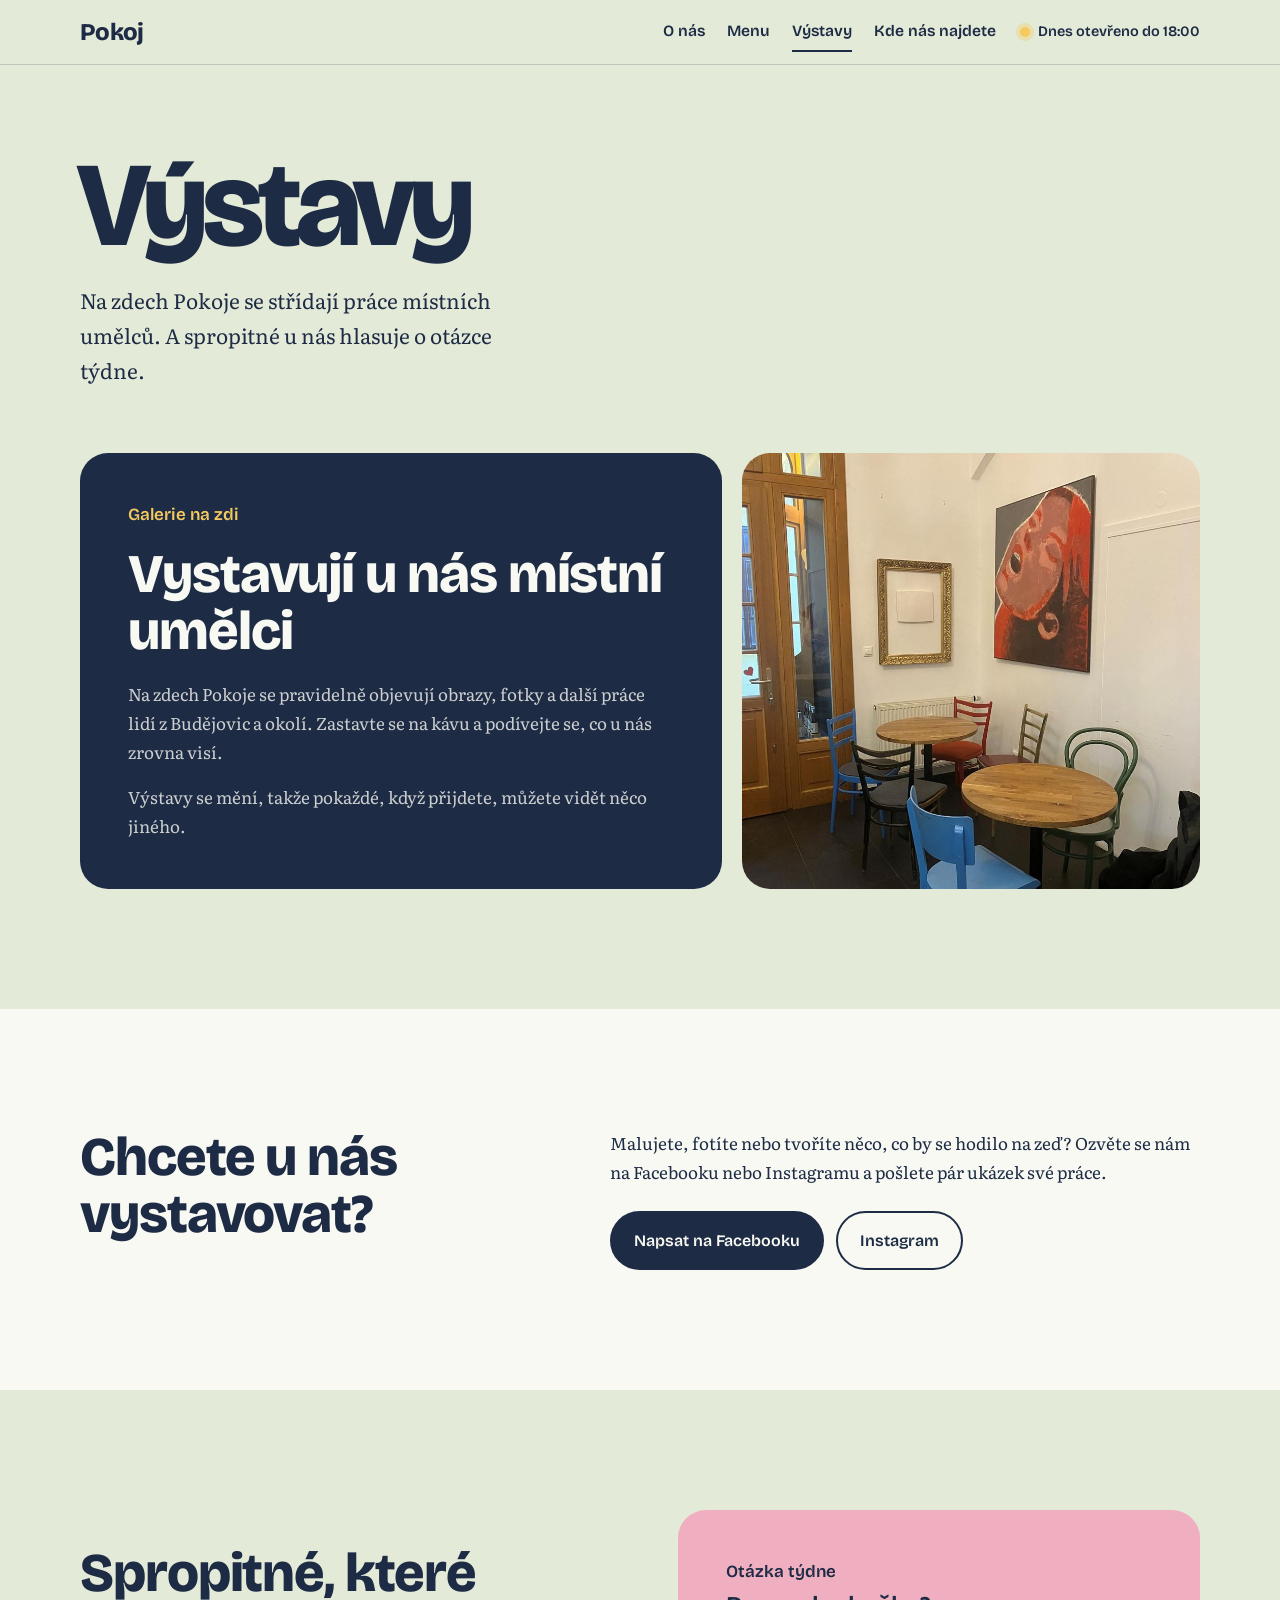
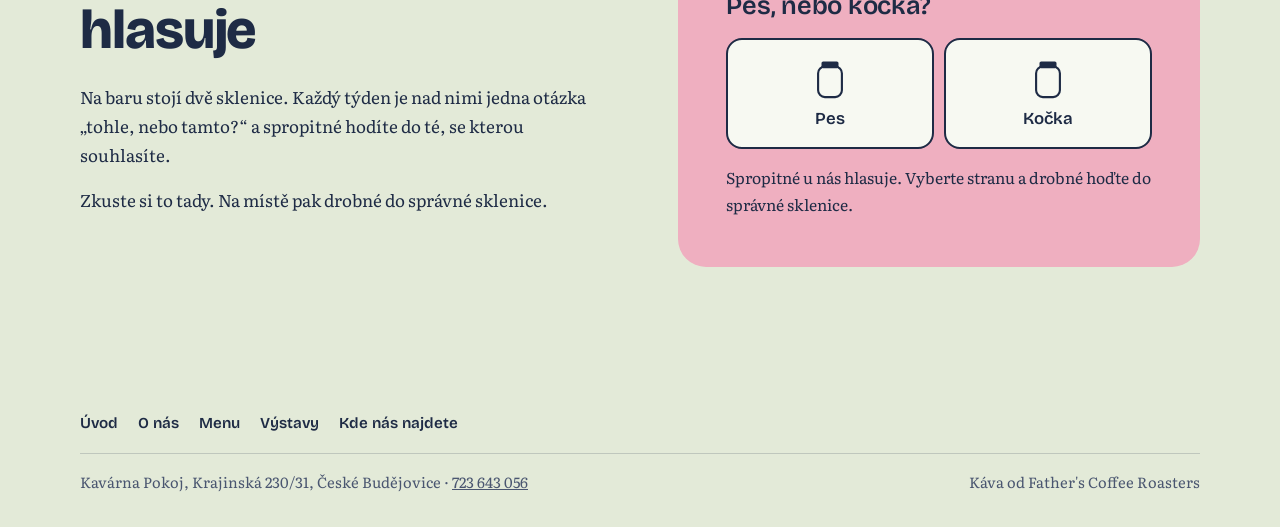
<file: vystavy.html>
<!doctype html>
<html lang="cs">
<head>
<meta charset="utf-8">
<meta name="viewport" content="width=device-width, initial-scale=1">
<title>Výstavy a otázka týdne · Kavárna Pokoj</title>
<meta name="description" content="Galerie na zdi kavárny Pokoj: vystavují u nás místní umělci z Budějovic a okolí. A otázka týdne, o které hlasuje spropitné.">
<meta property="og:title" content="Výstavy a otázka týdne · Kavárna Pokoj">
<meta property="og:description" content="Galerie na zdi kavárny Pokoj: vystavují u nás místní umělci z Budějovic a okolí. A otázka týdne, o které hlasuje spropitné.">
<meta property="og:image" content="fotky/pruchod.jpg">
<link rel="icon" href="data:image/svg+xml,%3Csvg xmlns='http://www.w3.org/2000/svg' viewBox='0 0 64 64'%3E%3Crect width='64' height='64' rx='14' fill='%231E2B45'/%3E%3Crect x='20' y='14' width='24' height='36' rx='12' fill='%23F4C95D'/%3E%3C/svg%3E">
<link rel="preconnect" href="https://fonts.googleapis.com">
<link rel="preconnect" href="https://fonts.gstatic.com" crossorigin>
<link href="https://fonts.googleapis.com/css2?family=Bricolage+Grotesque:opsz,wght@12..96,400;12..96,600;12..96,800&amp;family=Literata:ital,opsz,wght@0,7..72,400;0,7..72,500;1,7..72,400&amp;display=swap" rel="stylesheet">
<link rel="stylesheet" href="styl.css">

<!-- Strukturovaná data pro Google (upravit otevírací dobu podle skutečnosti) -->
<script type="application/ld+json">
{
  "@context": "https://schema.org",
  "@type": "CafeOrCoffeeShop",
  "name": "Kavárna Pokoj",
  "address": {
    "@type": "PostalAddress",
    "streetAddress": "Krajinská 230/31",
    "addressLocality": "České Budějovice",
    "postalCode": "370 01",
    "addressCountry": "CZ"
  },
  "telephone": "+420723643056",
  "servesCuisine": "Káva, dezerty",
  "sameAs": ["https://www.facebook.com/pokoj.kavarna/", "https://www.instagram.com/kavarna.pokoj/"]
}
</script>
</head>
<body>
<a class="skip" href="#obsah">Přeskočit na obsah</a>

<header class="top">
  <div class="wrap">
    <a class="brand" href="index.html">Pokoj</a>
    <nav class="nav" id="nav" aria-label="Hlavní">
      <a href="o-nas.html">O nás</a>
      <a href="menu.html">Menu</a>
      <a href="vystavy.html" aria-current="page">Výstavy</a>
      <a href="kontakt.html">Kde nás najdete</a>
    </nav>
    <div class="status" id="status" aria-live="polite"><span class="dot"></span><span id="status-text">Otevírací doba</span></div>
    <button class="nav-toggle" type="button" aria-controls="nav" aria-expanded="false" aria-label="Otevřít navigaci">
      <svg class="bars" viewBox="0 0 20 20" aria-hidden="true"><path d="M2 5h16M2 10h16M2 15h16" stroke="currentColor" stroke-width="2.4" stroke-linecap="round"/></svg>
      <svg class="x" viewBox="0 0 20 20" aria-hidden="true"><path d="M4 4l12 12M16 4L4 16" stroke="currentColor" stroke-width="2.4" stroke-linecap="round"/></svg>
    </button>
  </div>
</header>

<main id="obsah">

<section class="page-head">
  <div class="wrap">
    <h1>Výstavy</h1>
    <p class="lead">Na zdech Pokoje se střídají práce místních umělců. A spropitné u nás hlasuje o otázce týdne.</p>
  </div>
</section>

<!-- AKTUÁLNÍ VÝSTAVA -->
<section class="wall flush" id="vystava">
  <div class="wrap">
    <article class="panel exhibit">
      <!-- Až bude známá konkrétní výstava, nahradit obecný text tímto:
      <p class="dates">Aktuálně · 1. 11. – 31. 12. 2026</p>
      <h2>Jméno umělce: Název výstavy</h2>
      <p>Krátký popis výstavy, technika, odkud autor je.</p>
      <p>Díla jsou na prodej, zeptejte se u baru.</p>
      -->
      <p class="dates">Galerie na zdi</p>
      <h2>Vystavují u nás místní umělci</h2>
      <p>Na zdech Pokoje se pravidelně objevují obrazy, fotky a další práce lidí z Budějovic a okolí. Zastavte se na kávu a podívejte se, co u nás zrovna visí.</p>
      <p>Výstavy se mění, takže pokaždé, když přijdete, můžete vidět něco jiného.</p>
    </article>
    <img class="photo wall-photo" width="900" height="1200" style="object-position:50% 35%" alt="Interiér kavárny s barevnými židlemi a obrazem na zdi" src="fotky/interier.jpg">
  </div>
</section>

<!-- VÝZVA PRO UMĚLCE -->
<section class="call">
  <div class="wrap">
    <h2>Chcete u nás vystavovat?</h2>
    <div>
      <p>Malujete, fotíte nebo tvoříte něco, co by se hodilo na zeď? Ozvěte se nám na Facebooku nebo Instagramu a pošlete pár ukázek své práce.</p>
      <div class="actions">
        <a class="btn solid" href="https://www.facebook.com/pokoj.kavarna/" target="_blank" rel="noopener">Napsat na Facebooku</a>
        <a class="btn ghost" href="https://www.instagram.com/kavarna.pokoj/" target="_blank" rel="noopener">Instagram</a><!-- ověřit, že jde o jejich profil -->
      </div>
    </div>
  </div>
</section>

<!-- OTÁZKA TÝDNE -->
<section class="weekly" id="otazka">
  <div class="wrap">
    <div>
      <h2>Spropitné, které hlasuje</h2>
      <p>Na baru stojí dvě sklenice. Každý týden je nad nimi jedna otázka „tohle, nebo tamto?“ a spropitné hodíte do té, se kterou souhlasíte.</p>
      <p>Zkuste si to tady. Na místě pak drobné do správné sklenice.</p>
    </div>
    <aside class="panel tip" aria-labelledby="q">
      <!-- POZOR: ukázková otázka, nahradit aktuální otázkou kavárny -->
      <p style="margin:0;font-family:var(--display);font-weight:600">Otázka týdne</p>
      <h3 id="q">Pes, nebo kočka?</h3>
      <div class="choices">
        <button class="choice" type="button" aria-pressed="false" data-answer="Pes">
          <svg class="jar" viewBox="0 0 40 50" aria-hidden="true"><rect x="6" y="10" width="28" height="36" rx="8" fill="#F7F9F2" stroke="#1E2B45" stroke-width="2.5"/><rect x="10" y="4" width="20" height="8" rx="2" fill="#1E2B45"/></svg>
          Pes
        </button>
        <button class="choice" type="button" aria-pressed="false" data-answer="Kočka">
          <svg class="jar" viewBox="0 0 40 50" aria-hidden="true"><rect x="6" y="10" width="28" height="36" rx="8" fill="#F7F9F2" stroke="#1E2B45" stroke-width="2.5"/><rect x="10" y="4" width="20" height="8" rx="2" fill="#1E2B45"/></svg>
          Kočka
        </button>
      </div>
      <output id="tip-out">Spropitné u nás hlasuje. Vyberte stranu a drobné hoďte do správné sklenice.</output>
    </aside>
  </div>
</section>
</main>

<footer>
  <div class="wrap">
    <nav class="foot-nav" aria-label="Patička">
      <a href="index.html">Úvod</a>
      <a href="o-nas.html">O nás</a>
      <a href="menu.html">Menu</a>
      <a href="vystavy.html" aria-current="page">Výstavy</a>
      <a href="kontakt.html">Kde nás najdete</a>
    </nav>
    <span>Kavárna Pokoj, Krajinská 230/31, České Budějovice · <a href="tel:+420723643056">723 643 056</a></span>
    <span>Káva od Father's Coffee Roasters</span>
  </div>
</footer>

<script src="hodiny.js"></script>
<script src="navigace.js"></script>
<script>
// Otázka týdne (nic se neukládá)
(function(){
  const out = document.getElementById("tip-out");
  document.querySelectorAll(".choice").forEach(btn => {
    btn.addEventListener("click", () => {
      document.querySelectorAll(".choice").forEach(b => b.setAttribute("aria-pressed", b === btn));
      // POZOR: věta o Instagramu je vymyšlená, ověřit u majitelky
      out.textContent = `Tým ${btn.dataset.answer.toLowerCase()}! Spropitné patří do sklenice „${btn.dataset.answer}“. Výsledek oznámíme v neděli na Instagramu.`;
    });
  });
})();
</script>
</body>
</html>
</file>
<file: styl.css>
/* =========================================================
   Kavárna Pokoj · společné styly pro všechny stránky
   Design převzatý 1:1 z onepageru.
   ========================================================= */

:root{
  --wall:#E3EAD8;      /* pistáciová zeď */
  --paper:#F7F9F2;     /* světlý papír */
  --ink:#1E2B45;       /* inkoustová modrá */
  --ink-soft:#4A5670;
  --pink:#EFAFC0;      /* pusinka */
  --lamp:#F4C95D;      /* světlo lampy */
  --moss:#5E7A55;
  --line:rgba(30,43,69,.18);
  --display:"Bricolage Grotesque", system-ui, sans-serif;
  --body:"Literata", Georgia, serif;
  --wrap:min(1120px, 100% - 32px);
}
*{box-sizing:border-box}
html{scroll-behavior:smooth}
@media (prefers-reduced-motion: reduce){html{scroll-behavior:auto}}
body{
  margin:0;background:var(--wall);color:var(--ink);
  font-family:var(--body);font-size:1.0625rem;line-height:1.7;
  -webkit-font-smoothing:antialiased;
}
img,svg{display:block;max-width:100%}
a{color:inherit}
:focus-visible{outline:3px solid var(--ink);outline-offset:3px;border-radius:4px}
h1,h2,h3{font-family:var(--display);line-height:1.05;margin:0;font-weight:800;letter-spacing:-.02em}
h2{font-size:clamp(2.2rem, 5vw, 3.4rem)}
h3{font-size:1.35rem;font-weight:600;letter-spacing:-.01em}
p{margin:0 0 1em;max-width:62ch}
.wrap{width:var(--wrap);margin-inline:auto}
section{padding:clamp(64px, 10vw, 120px) 0}
.skip{position:absolute;left:16px;top:-60px;z-index:20;background:var(--ink);color:var(--paper);padding:10px 16px;border-radius:999px;font-family:var(--display);font-weight:600;text-decoration:none}
.skip:focus{top:12px}

/* ---------- Horní lišta ---------- */
.top{
  position:sticky;top:0;z-index:10;
  background:color-mix(in srgb, var(--wall) 88%, transparent);
  backdrop-filter:blur(8px);-webkit-backdrop-filter:blur(8px);
  border-bottom:1px solid var(--line);
}
.top .wrap{display:flex;align-items:center;gap:24px;min-height:64px}
.brand{font-family:var(--display);font-weight:800;font-size:1.5rem;text-decoration:none;letter-spacing:-.03em}
.nav{display:flex;gap:22px;margin-left:auto;font-family:var(--display);font-weight:600;font-size:.98rem}
.nav a{text-decoration:none;padding:6px 0;border-bottom:2px solid transparent}
.nav a:hover{border-color:var(--ink)}
.nav a[aria-current="page"]{border-color:var(--ink)}
.status{
  font-family:var(--display);font-size:.9rem;font-weight:600;
  display:flex;align-items:center;gap:8px;white-space:nowrap;
}
.dot{width:10px;height:10px;border-radius:50%;background:var(--ink-soft);flex:none}
.status.open .dot{background:var(--lamp);box-shadow:0 0 0 4px rgba(244,201,93,.35)}
.nav-toggle{
  display:none;width:44px;height:44px;flex:none;border-radius:999px;cursor:pointer;
  border:2px solid var(--ink);background:transparent;color:var(--ink);
  align-items:center;justify-content:center;padding:0;
}
.nav-toggle svg{width:20px;height:20px}
.nav-toggle .x{display:none}
.top.open .nav-toggle{background:var(--ink);color:var(--paper)}
.top.open .nav-toggle .bars{display:none}
.top.open .nav-toggle .x{display:block}

@media (max-width:820px){
  .top .wrap{gap:12px}
  .status{margin-left:auto;font-size:.85rem}
  .nav-toggle{display:inline-flex}
  .nav{
    display:none;position:absolute;top:100%;left:0;right:0;margin:0;
    flex-direction:column;gap:0;padding:8px 16px 20px;
    background:var(--wall);border-bottom:1px solid var(--line);
    font-size:1.5rem;font-weight:800;letter-spacing:-.02em;
    box-shadow:0 18px 30px -24px rgba(30,43,69,.5);
  }
  .nav a{padding:12px 0;border-bottom:1px solid var(--line)}
  .nav a:last-child{border-bottom:0}
  .nav a[aria-current="page"]{border-color:var(--line);color:var(--ink)}
  .nav a[aria-current="page"]::before{content:"";display:inline-block;width:10px;height:10px;border-radius:50%;background:var(--pink);border:2px solid var(--ink);margin-right:12px;vertical-align:.2em}
  .top.open .nav{display:flex}
}
@media (max-width:360px){.status{font-size:.78rem}}

/* ---------- Tlačítka ---------- */
.actions{display:flex;flex-wrap:wrap;gap:12px;margin-top:32px}
.btn{
  font-family:var(--display);font-weight:600;font-size:1rem;text-decoration:none;
  display:inline-flex;align-items:center;gap:10px;padding:14px 22px;border-radius:999px;
  border:2px solid var(--ink);transition:background .2s,color .2s;
}
.btn.solid{background:var(--ink);color:var(--paper)}
.btn.solid:hover{background:transparent;color:var(--ink)}
.btn.ghost:hover{background:var(--ink);color:var(--paper)}
.btn.light{background:var(--lamp);border-color:var(--lamp);color:var(--ink)}
.btn.light:hover{background:transparent;color:var(--lamp)}
.btn.outline{border-color:rgba(247,249,242,.5);color:var(--paper)}
.btn.outline:hover{background:var(--paper);color:var(--ink)}
.more{font-family:var(--display);font-weight:600;text-decoration:none;border-bottom:2px solid var(--ink);padding-bottom:2px}
.more:hover{border-color:var(--pink)}

/* ---------- Úvod (titulní stránka) ---------- */
.hero{padding-top:clamp(40px,7vw,88px);padding-bottom:clamp(56px,8vw,96px)}
.hero .wrap{display:grid;grid-template-columns:1.05fr .95fr;gap:clamp(32px,5vw,72px);align-items:center}
.hero h1{
  font-size:clamp(5.5rem, 17vw, 12.5rem);
  letter-spacing:-.06em;line-height:.82;margin-left:-.04em;
}
.slogan{
  font-family:var(--display);font-weight:600;font-size:clamp(1.4rem,2.6vw,1.85rem);
  letter-spacing:-.02em;line-height:1.2;margin:26px 0 0;
}
.slogan span{background:linear-gradient(transparent 58%, var(--pink) 58%, var(--pink) 92%, transparent 92%);padding:0 .1em}
.hero .lead{font-size:clamp(1.15rem,2vw,1.35rem);margin-top:18px;max-width:30ch}
.map-card{
  background:var(--paper);border-radius:28px;padding:18px;margin:0;
  border:1.5px solid var(--line);
}
.map-card figcaption{font-family:var(--display);font-size:.95rem;padding:12px 8px 2px;color:var(--ink-soft)}
#path{stroke-dasharray:6 7}
@media (prefers-reduced-motion: no-preference){
  #walker{offset-path:path("M 70 400 L 70 240 L 300 240");animation:walk 3.2s .6s cubic-bezier(.5,0,.3,1) both}
  @keyframes walk{to{offset-distance:100%}}
  #window{animation:glow 1s 3.6s ease-out both}
  @keyframes glow{from{fill:#C9CDBF}to{fill:var(--lamp)}}
}
@media (max-width:860px){
  .hero .wrap{grid-template-columns:1fr}
}

/* ---------- Záhlaví podstránek ---------- */
.page-head{padding:clamp(40px,7vw,88px) 0 clamp(36px,5vw,64px)}
.page-head h1{
  font-size:clamp(3.6rem, 11vw, 7.5rem);
  letter-spacing:-.05em;line-height:.88;margin-left:-.03em;
}
.page-head .lead{font-size:clamp(1.1rem,1.8vw,1.3rem);margin:24px 0 0;max-width:40ch}
.flush{padding-top:0}

/* ---------- O nás ---------- */
.about{background:var(--paper)}
.about .wrap{display:grid;grid-template-columns:1fr 1.3fr;gap:clamp(32px,6vw,96px);align-items:start}
.about h2{position:sticky;top:96px}
.about .facts{display:grid;grid-template-columns:repeat(2,1fr);gap:28px;margin-top:40px;padding-top:32px;border-top:1px solid var(--line)}
.about .facts p{font-size:.98rem;margin:6px 0 0;color:var(--ink-soft)}
.meringue{width:72px;height:auto;margin-bottom:12px}
@media (max-width:860px){
  .about .wrap{grid-template-columns:1fr}
  .about h2{position:static}
}
@media (max-width:520px){.about .facts{grid-template-columns:1fr}}

/* ---------- Menu ---------- */
.menu .head{display:flex;flex-wrap:wrap;justify-content:space-between;align-items:end;gap:16px;margin-bottom:48px}
.menu .head p{margin:0;color:var(--ink-soft)}
.cols{display:grid;grid-template-columns:repeat(3,1fr);gap:clamp(28px,4vw,56px)}
.cols h3{padding-bottom:12px;margin-bottom:8px;border-bottom:2px solid var(--ink)}
.item{display:flex;align-items:baseline;gap:10px;padding:10px 0;border-bottom:1px dashed var(--line)}
.item span:first-child{flex:1}
.item small{display:block;color:var(--ink-soft);font-size:.88rem;line-height:1.4}
.price{font-family:var(--display);font-weight:600;white-space:nowrap}
@media (max-width:860px){.cols{grid-template-columns:1fr}}

/* Menu: Father's a pusinky */
.roast{background:var(--paper)}
.roast .wrap{display:grid;grid-template-columns:1fr 1fr;gap:clamp(32px,6vw,96px);align-items:center}
.roast .pics{display:grid;grid-template-columns:1fr 1fr;gap:14px}
.roast .pics img{aspect-ratio:3/4}
.roast .pics img:last-child{margin-top:48px}
.roast h2{margin-bottom:24px}
.notes{display:grid;gap:0;margin-top:28px;border-top:1px solid var(--line)}
.note{display:grid;grid-template-columns:56px 1fr;gap:16px;align-items:start;padding:18px 0;border-bottom:1px solid var(--line)}
.note svg{width:56px;height:auto}
.note h3{font-size:1.15rem}
.note p{margin:4px 0 0;font-size:.98rem;color:var(--ink-soft)}
@media (max-width:860px){.roast .wrap{grid-template-columns:1fr}}

/* ---------- Galerie ---------- */
.gallery{padding-top:0}
.grid{
  display:grid;gap:14px;
  grid-template-columns:repeat(12,1fr);grid-auto-rows:clamp(110px,15vw,210px);
}
.photo{width:100%;height:100%;object-fit:cover;border-radius:20px;background:var(--paper)}
.gA{grid-column:span 6;grid-row:span 2}
.gB{grid-column:span 3;grid-row:span 2}
.gC{grid-column:span 3;grid-row:span 2}
.gD,.gE,.gF{grid-column:span 4;grid-row:span 2}
@media (max-width:700px){
  .grid{grid-template-columns:repeat(2,1fr);grid-auto-rows:clamp(110px,30vw,180px)}
  .gA,.gF{grid-column:span 2}
  .gB,.gC,.gD,.gE{grid-column:span 1}
}

/* ---------- Rozcestník (titulní stránka) ---------- */
.signpost{padding-top:0}
.cards{display:grid;grid-template-columns:repeat(3,1fr);gap:20px}
.card{
  position:relative;display:flex;flex-direction:column;gap:10px;min-height:260px;
  border-radius:28px;padding:clamp(24px,3vw,36px);text-decoration:none;
  background:var(--paper);border:1.5px solid var(--line);transition:transform .2s;
}
.card:hover{transform:translateY(-4px)}
.card .meringue{margin-bottom:auto}
.card h2{font-size:clamp(1.8rem,3vw,2.3rem);margin-top:24px}
.card p{margin:0;font-size:.98rem;color:var(--ink-soft)}
.card .go{font-family:var(--display);font-weight:600;margin-top:8px}
.card.dark{background:var(--ink);color:var(--paper);border-color:var(--ink)}
.card.dark p{color:rgba(247,249,242,.8)}
.card.dark .go{color:var(--lamp)}
.card.dark:focus-visible{outline-color:var(--ink)}
.today-hours{font-family:var(--display);font-weight:600;color:var(--ink)!important}
@media (prefers-reduced-motion: reduce){.card,.choice{transition:none}.card:hover,.choice:hover{transform:none}}
@media (max-width:860px){.cards{grid-template-columns:1fr}.card{min-height:0}}

/* ---------- Výstava + otázka týdne ---------- */
.wall .wrap{display:grid;grid-template-columns:1.4fr 1fr;gap:20px}
.panel{border-radius:28px;padding:clamp(28px,4vw,48px)}
.exhibit{background:var(--ink);color:var(--paper)}
.exhibit p{color:rgba(247,249,242,.8)}
.exhibit p:last-child{margin-bottom:0}
.exhibit .dates{font-family:var(--display);font-weight:600;color:var(--lamp);margin-bottom:16px}
.exhibit h2{margin-bottom:20px}
.wall-photo{border-radius:28px;height:0;min-height:100%}
@media (max-width:860px){.wall-photo{height:auto;min-height:0;aspect-ratio:4/5;max-height:520px}}
.tip{background:var(--pink)}
.tip h3{font-size:1.6rem;margin:6px 0 18px}
.choices{display:grid;grid-template-columns:1fr 1fr;gap:10px}
.choice{
  font:600 1.05rem var(--display);color:var(--ink);background:var(--paper);
  border:2px solid var(--ink);border-radius:16px;padding:18px 10px;cursor:pointer;
  display:flex;flex-direction:column;align-items:center;gap:8px;transition:transform .15s;
}
.choice:hover{transform:translateY(-2px)}
.choice[aria-pressed="true"]{background:var(--ink);color:var(--paper)}
.jar{width:34px;height:auto}
.tip output{display:block;min-height:3.4em;margin-top:16px;font-size:.98rem}
@media (max-width:860px){.wall .wrap{grid-template-columns:1fr}}

/* Výzva pro umělce */
.call{background:var(--paper)}
.call .wrap{display:grid;grid-template-columns:1fr 1.3fr;gap:clamp(32px,6vw,96px);align-items:start}
.call .actions{margin-top:24px}
@media (max-width:860px){.call .wrap{grid-template-columns:1fr}}

/* Otázka týdne – vysvětlení vedle panelu */
.weekly .wrap{display:grid;grid-template-columns:1fr 1fr;gap:clamp(32px,6vw,96px);align-items:center}
.weekly h2{margin-bottom:24px}
@media (max-width:860px){.weekly .wrap{grid-template-columns:1fr}}

/* ---------- Kde nás najdete ---------- */
.visit{background:var(--paper)}
.visit{padding-bottom:clamp(48px,7vw,80px)}
.visit .wrap{display:grid;grid-template-columns:1fr 1fr;gap:clamp(32px,5vw,72px);align-items:start}
.visit h2{margin-bottom:24px}
.hours{width:100%;border-collapse:collapse;margin:8px 0 0;font-size:1rem}
.hours td{padding:9px 0;border-bottom:1px solid var(--line)}
.hours td:last-child{text-align:right;font-family:var(--display);font-weight:600}
.hours tr.today td{font-weight:600}
.hours tr.today td:first-child::after{content:" · dnes";color:var(--moss);font-family:var(--display)}
.place{background:var(--ink);color:var(--paper);border-radius:28px;padding:clamp(28px,4vw,44px)}
.place p{color:rgba(247,249,242,.8)}
.place .addr{font-family:var(--display);font-weight:800;font-size:clamp(1.7rem,3vw,2.2rem);line-height:1.1;color:var(--paper);letter-spacing:-.02em}
.place .phone a{font-family:var(--display);font-weight:600;color:var(--lamp);font-size:1.15rem}
.place .social{flex-wrap:wrap;margin-top:24px}
.place :focus-visible{outline-color:var(--lamp)}
.social{display:flex;gap:10px;margin-top:20px}
.find .wrap{display:grid;grid-template-columns:.95fr 1.05fr;gap:20px;align-items:stretch}
.find .place{display:flex;flex-direction:column;justify-content:center}
@media (max-width:860px){.visit .wrap,.find .wrap{grid-template-columns:1fr}}

/* Cesta průchodem */
.steps{list-style:none;margin:8px 0 0;padding:0;counter-reset:s}
.steps li{counter-increment:s;display:grid;grid-template-columns:44px 1fr;gap:14px;padding:14px 0;border-bottom:1px solid var(--line)}
.steps li::before{
  content:counter(s);width:36px;height:36px;border-radius:50%;
  display:grid;place-items:center;font:800 1rem var(--display);
  background:var(--pink);border:2px solid var(--ink);
}
.steps li:last-child::before{background:var(--lamp)}
.steps p{margin:4px 0 0}
.how{margin-top:28px;padding:20px;border-radius:20px;background:var(--wall);font-size:.98rem}
.how p{margin:0}

/* ---------- Patička ---------- */
footer{padding:24px 0 32px;font-size:.92rem;color:var(--ink-soft)}
footer .wrap{display:flex;flex-wrap:wrap;justify-content:space-between;gap:12px}
.foot-nav{display:flex;flex-wrap:wrap;gap:6px 20px;width:100%;padding-bottom:16px;margin-bottom:4px;border-bottom:1px solid var(--line);font-family:var(--display);font-weight:600;font-size:.95rem}
.foot-nav a{text-decoration:none;color:var(--ink)}
.foot-nav a:hover{text-decoration:underline}
</file>
